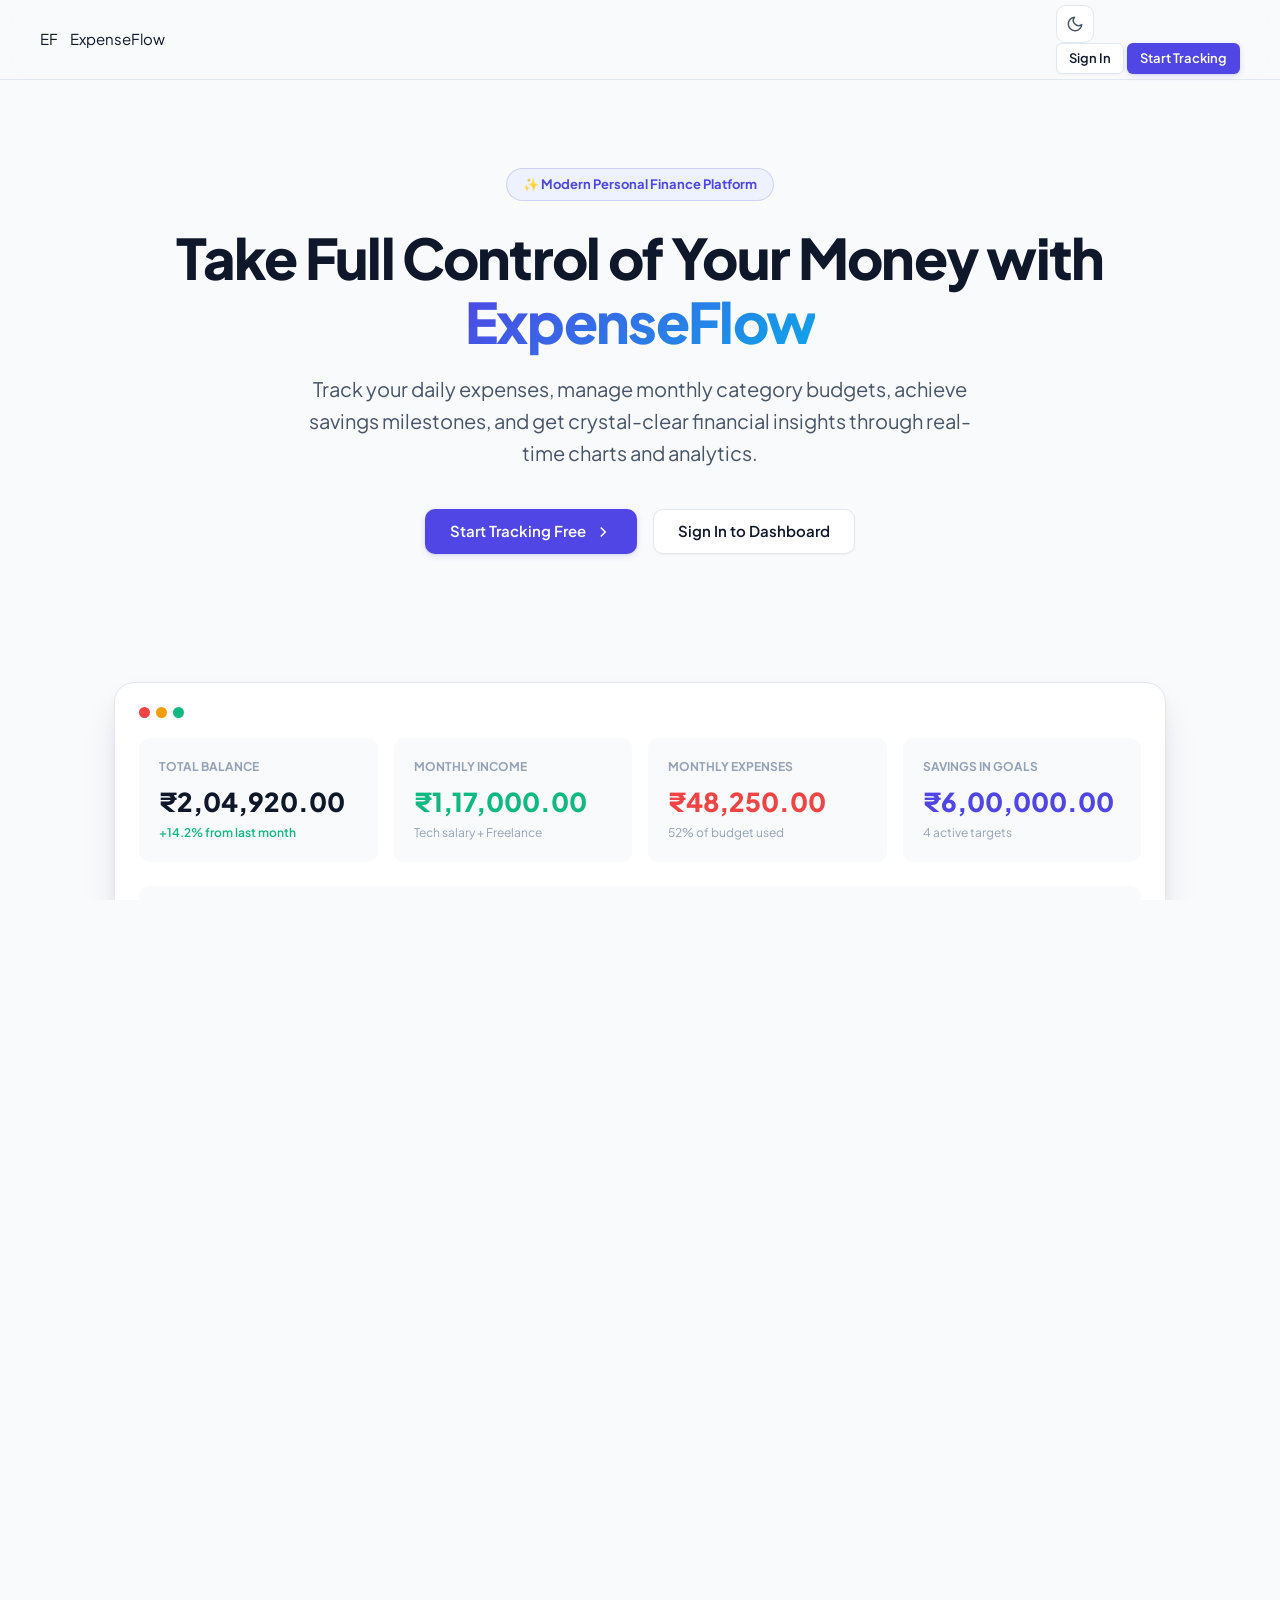
<file: frontend/index.html>
<!DOCTYPE html>
<html lang="en">
<head>
  <meta charset="UTF-8">
  <meta name="viewport" content="width=device-width, initial-scale=1.0">
  <title>ExpenseFlow — Smart Personal Finance & Expense Tracker</title>
  <meta name="description" content="Master your money with ExpenseFlow. Track expenses, monitor monthly budgets, achieve savings goals, and visualize deep financial analytics.">
  <link rel="manifest" href="/manifest.webmanifest">
  <meta name="theme-color" content="#2563eb">
  <meta name="apple-mobile-web-app-capable" content="yes">
  <meta name="apple-mobile-web-app-status-bar-style" content="black-translucent">
  <link rel="icon" type="image/png" href="/icons/favicon.png">
  <link rel="apple-touch-icon" href="/icons/apple-touch-icon.png">
  <link rel="stylesheet" href="css/style.css?v=1.0.5">
  <link rel="stylesheet" href="css/responsive.css?v=1.0.5">
  <style>
    /* Landing Page Specific Styling */
    .landing-header {
      height: 80px;
      padding: 0 2.5rem;
      display: flex;
      align-items: center;
      justify-content: space-between;
      position: sticky;
      top: 0;
      background-color: rgba(248, 250, 252, 0.85);
      backdrop-filter: blur(12px);
      z-index: 100;
      border-bottom: 1px solid var(--border-color);
    }
    [data-theme="dark"] .landing-header {
      background-color: rgba(11, 15, 25, 0.85);
    }

    .hero-section {
      padding: 5.5rem 1.5rem 4rem;
      text-align: center;
      max-width: 1000px;
      margin: 0 auto;
      position: relative;
    }

    .hero-badge {
      display: inline-flex;
      align-items: center;
      gap: 0.5rem;
      padding: 0.35rem 1rem;
      border-radius: var(--radius-full);
      background-color: var(--primary-light);
      color: var(--primary);
      font-weight: 700;
      font-size: 0.8125rem;
      margin-bottom: 1.5rem;
      border: 1px solid rgba(79, 70, 229, 0.2);
    }

    .hero-title {
      font-size: 3.5rem;
      font-weight: 800;
      line-height: 1.15;
      letter-spacing: -0.03em;
      color: var(--text-main);
      margin-bottom: 1.25rem;
    }

    .hero-title span {
      background: linear-gradient(135deg, var(--primary), var(--secondary));
      -webkit-background-clip: text;
      -webkit-text-fill-color: transparent;
    }

    .hero-description {
      font-size: 1.25rem;
      color: var(--text-secondary);
      max-width: 680px;
      margin: 0 auto 2.5rem;
      line-height: 1.6;
    }

    .hero-cta-group {
      display: flex;
      align-items: center;
      justify-content: center;
      gap: 1rem;
      margin-bottom: 4rem;
    }

    /* Dashboard Mock Preview */
    .preview-container {
      max-width: 1100px;
      margin: 0 auto 6rem;
      padding: 0 1.5rem;
    }

    .preview-card {
      background-color: var(--bg-surface);
      border: 1px solid var(--border-color);
      border-radius: var(--radius-xl);
      padding: 1.5rem;
      box-shadow: var(--shadow-xl);
      overflow: hidden;
      position: relative;
    }

    .preview-browser-dots {
      display: flex;
      gap: 6px;
      margin-bottom: 1.25rem;
    }
    .preview-dot {
      width: 11px;
      height: 11px;
      border-radius: 50%;
      background-color: var(--border-color);
    }
    .preview-dot:nth-child(1) { background-color: #EF4444; }
    .preview-dot:nth-child(2) { background-color: #F59E0B; }
    .preview-dot:nth-child(3) { background-color: #10B981; }

    /* Features Section */
    .features-section {
      padding: 5rem 1.5rem;
      background-color: var(--bg-surface);
      border-top: 1px solid var(--border-color);
      border-bottom: 1px solid var(--border-color);
    }

    .section-header {
      text-align: center;
      max-width: 640px;
      margin: 0 auto 3.5rem;
    }
    .section-title {
      font-size: 2.25rem;
      font-weight: 800;
      letter-spacing: -0.02em;
      margin-bottom: 0.75rem;
      color: var(--text-main);
    }
    .section-subtitle {
      font-size: 1.0625rem;
      color: var(--text-muted);
    }

    .features-grid {
      max-width: 1200px;
      margin: 0 auto;
      display: grid;
      grid-template-columns: repeat(auto-fit, minmax(min(100%, 280px), 1fr));
      gap: 2rem;
    }

    .feature-card {
      padding: 2rem;
      border-radius: var(--radius-lg);
      background-color: var(--bg-app);
      border: 1px solid var(--border-color);
      transition: all var(--transition-base);
    }
    .feature-card:hover {
      transform: translateY(-4px);
      box-shadow: var(--shadow-md);
      border-color: var(--primary);
    }

    .feature-icon-wrapper {
      width: 52px;
      height: 52px;
      border-radius: var(--radius-md);
      background-color: var(--primary-light);
      color: var(--primary);
      display: flex;
      align-items: center;
      justify-content: center;
      margin-bottom: 1.25rem;
    }

    .feature-title {
      font-size: 1.25rem;
      font-weight: 700;
      color: var(--text-main);
      margin-bottom: 0.5rem;
    }

    .feature-text {
      font-size: 0.9375rem;
      color: var(--text-secondary);
      line-height: 1.6;
    }

    /* Security Section */
    .security-banner {
      max-width: 1100px;
      margin: 5rem auto;
      padding: 3rem 2rem;
      background: linear-gradient(135deg, rgba(79, 70, 229, 0.08), rgba(14, 165, 233, 0.08));
      border: 1px solid var(--border-color);
      border-radius: var(--radius-xl);
      display: flex;
      flex-wrap: wrap;
      align-items: center;
      justify-content: space-between;
      gap: 2rem;
    }

    .footer {
      padding: 3rem 1.5rem;
      text-align: center;
      border-top: 1px solid var(--border-color);
      color: var(--text-muted);
      font-size: 0.875rem;
    }

    html, body {
      overflow-x: hidden;
      max-width: 100vw;
    }

    @media (max-width: 768px) {
      .hero-section { padding: 3rem 1rem 2.5rem; overflow-x: hidden; }
      .hero-title { font-size: 1.875rem; line-height: 1.22; word-break: break-word; }
      .hero-description { font-size: 0.95rem; line-height: 1.5; margin-bottom: 2rem; }
      .hero-cta-group { flex-direction: column; width: 100%; gap: 0.75rem; }
      .hero-cta-group .btn { width: 100%; }
      .landing-header { padding: 0 0.875rem; height: 58px; }
      .landing-header .btn-primary { display: none; }
      .landing-header .btn-secondary { display: inline-flex !important; padding: 0.35rem 0.75rem; font-size: 0.8125rem; }
      .landing-header-actions { gap: 0.5rem; }
      .preview-container { padding: 0 0.75rem; margin-bottom: 3.5rem; }
      .preview-card { padding: 1rem; }
      .preview-card > div[style*="display: grid"] {
        grid-template-columns: 1fr !important;
        gap: 0.75rem !important;
      }
      .features-section { padding: 3rem 1rem; }
      .section-title { font-size: 1.625rem; }
      .features-grid { grid-template-columns: 1fr !important; gap: 1.25rem; }
      .security-banner { padding: 2rem 1.25rem; flex-direction: column; text-align: center; gap: 1.5rem; }
      .security-banner .btn { width: 100%; }
    }
  </style>
</head>
<body>

  <!-- Navigation Header -->
  <header class="landing-header">
    <div style="display: flex; align-items: center; gap: 0.75rem;">
      <div class="brand-logo">EF</div>
      <div class="brand-name">Expense<span>Flow</span></div>
    </div>

    <div class="landing-header-actions">
      <button class="theme-toggle-btn" onclick="toggleTheme()" aria-label="Toggle theme">
        <svg width="20" height="20" viewBox="0 0 24 24" fill="none" stroke="currentColor" stroke-width="2"><circle cx="12" cy="12" r="5"></circle></svg>
      </button>
      <a href="pages/login.html" class="btn btn-secondary btn-sm">Sign In</a>
      <a href="pages/register.html" class="btn btn-primary btn-sm">Start Tracking</a>
    </div>
  </header>

  <!-- Hero Section -->
  <main>
    <section class="hero-section">
      <div class="hero-badge">
        <span>✨ Modern Personal Finance Platform</span>
      </div>

      <h1 class="hero-title">
        Take Full Control of Your Money with <span>ExpenseFlow</span>
      </h1>

      <p class="hero-description">
        Track your daily expenses, manage monthly category budgets, achieve savings milestones,
        and get crystal-clear financial insights through real-time charts and analytics.
      </p>

      <div class="hero-cta-group">
        <a href="pages/register.html" class="btn btn-primary btn-lg">
          <span>Start Tracking Free</span>
          <svg width="18" height="18" viewBox="0 0 24 24" fill="none" stroke="currentColor" stroke-width="2"><polyline points="9 18 15 12 9 6"></polyline></svg>
        </a>
        <a href="pages/login.html" class="btn btn-secondary btn-lg">
          <span>Sign In to Dashboard</span>
        </a>
      </div>
    </section>

    <!-- Interactive Mock Dashboard Preview -->
    <div class="preview-container">
      <div class="preview-card">
        <div class="preview-browser-dots">
          <div class="preview-dot"></div>
          <div class="preview-dot"></div>
          <div class="preview-dot"></div>
        </div>

        <div style="display: grid; grid-template-columns: repeat(auto-fit, minmax(200px, 1fr)); gap: 1rem; margin-bottom: 1.5rem;">
          <div style="padding: 1.25rem; background-color: var(--bg-hover); border-radius: var(--radius-md);">
            <div style="font-size: 0.75rem; color: var(--text-muted); font-weight: 700; text-transform: uppercase;">Total Balance</div>
            <div style="font-size: 1.625rem; font-weight: 800; color: var(--text-main); margin-top: 0.35rem;">₹2,04,920.00</div>
            <div style="font-size: 0.75rem; color: var(--success); font-weight: 600; margin-top: 0.2rem;">+14.2% from last month</div>
          </div>
          <div style="padding: 1.25rem; background-color: var(--bg-hover); border-radius: var(--radius-md);">
            <div style="font-size: 0.75rem; color: var(--text-muted); font-weight: 700; text-transform: uppercase;">Monthly Income</div>
            <div style="font-size: 1.625rem; font-weight: 800; color: var(--success); margin-top: 0.35rem;">₹1,17,000.00</div>
            <div style="font-size: 0.75rem; color: var(--text-muted); margin-top: 0.2rem;">Tech salary + Freelance</div>
          </div>
          <div style="padding: 1.25rem; background-color: var(--bg-hover); border-radius: var(--radius-md);">
            <div style="font-size: 0.75rem; color: var(--text-muted); font-weight: 700; text-transform: uppercase;">Monthly Expenses</div>
            <div style="font-size: 1.625rem; font-weight: 800; color: var(--danger); margin-top: 0.35rem;">₹48,250.00</div>
            <div style="font-size: 0.75rem; color: var(--text-muted); margin-top: 0.2rem;">52% of budget used</div>
          </div>
          <div style="padding: 1.25rem; background-color: var(--bg-hover); border-radius: var(--radius-md);">
            <div style="font-size: 0.75rem; color: var(--text-muted); font-weight: 700; text-transform: uppercase;">Savings in Goals</div>
            <div style="font-size: 1.625rem; font-weight: 800; color: var(--primary); margin-top: 0.35rem;">₹6,00,000.00</div>
            <div style="font-size: 0.75rem; color: var(--text-muted); margin-top: 0.2rem;">4 active targets</div>
          </div>
        </div>

        <div style="padding: 1.5rem; background-color: var(--bg-hover); border-radius: var(--radius-md); text-align: center; color: var(--text-muted); font-size: 0.875rem;">
          🚀 Live interactive dashboard loaded with Chart.js, multi-category budgeting, and real-time MySQL synchronization.
        </div>
      </div>
    </div>

    <!-- Core Features Section -->
    <section class="features-section">
      <div class="section-header">
        <h2 class="section-title">Built for Modern Financial Intelligence</h2>
        <p class="section-subtitle">Everything you need to track spending, optimize budgets, and hit savings goals with confidence.</p>
      </div>

      <div class="features-grid">
        <div class="feature-card">
          <div class="feature-icon-wrapper">
            <svg width="24" height="24" viewBox="0 0 24 24" fill="none" stroke="currentColor" stroke-width="2"><line x1="12" y1="1" x2="12" y2="23"></line><path d="M17 5H9.5a3.5 3.5 0 0 0 0 7h5a3.5 3.5 0 0 1 0 7H6"></path></svg>
          </div>
          <h3 class="feature-title">Effortless Transaction Tracking</h3>
          <p class="feature-text">Add expenses and income in seconds. Instant search, multi-field filters, and category tagging keep your financial log meticulously organized.</p>
        </div>

        <div class="feature-card">
          <div class="feature-icon-wrapper">
            <svg width="24" height="24" viewBox="0 0 24 24" fill="none" stroke="currentColor" stroke-width="2"><rect x="2" y="4" width="20" height="16" rx="2"></rect><line x1="2" y1="10" x2="22" y2="10"></line></svg>
          </div>
          <h3 class="feature-title">Smart Monthly Budgets</h3>
          <p class="feature-text">Set realistic category-specific monthly spending limits. Visual progress bars notify you before you overspend so you stay on track.</p>
        </div>

        <div class="feature-card">
          <div class="feature-icon-wrapper">
            <svg width="24" height="24" viewBox="0 0 24 24" fill="none" stroke="currentColor" stroke-width="2"><circle cx="12" cy="12" r="10"></circle><circle cx="12" cy="12" r="6"></circle><circle cx="12" cy="12" r="2"></circle></svg>
          </div>
          <h3 class="feature-title">Target Savings Goals</h3>
          <p class="feature-text">From emergency cushions to dream vacations, track your savings targets, add and withdraw funds, and celebrate every milestone reached.</p>
        </div>

        <div class="feature-card">
          <div class="feature-icon-wrapper">
            <svg width="24" height="24" viewBox="0 0 24 24" fill="none" stroke="currentColor" stroke-width="2"><line x1="18" y1="20" x2="18" y2="10"></line><line x1="12" y1="20" x2="12" y2="4"></line><line x1="6" y1="20" x2="6" y2="14"></line></svg>
          </div>
          <h3 class="feature-title">Visual Reports & Analytics</h3>
          <p class="feature-text">Dynamic Chart.js breakdowns showing income vs. expense trends, category distribution doughnuts, and period comparisons.</p>
        </div>

        <div class="feature-card">
          <div class="feature-icon-wrapper">
            <svg width="24" height="24" viewBox="0 0 24 24" fill="none" stroke="currentColor" stroke-width="2"><path d="M12 22s8-4 8-10V5l-8-3-8 3v7c0 6 8 10 8 10z"></path></svg>
          </div>
          <h3 class="feature-title">Strict Multi-Tenant Security</h3>
          <p class="feature-text">Industry-standard bcrypt password hashing, cryptographically signed JWT tokens, and isolated database record access.</p>
        </div>

        <div class="feature-card">
          <div class="feature-icon-wrapper">
            <svg width="24" height="24" viewBox="0 0 24 24" fill="none" stroke="currentColor" stroke-width="2"><circle cx="12" cy="12" r="5"></circle><line x1="12" y1="1" x2="12" y2="3"></line><line x1="12" y1="21" x2="12" y2="23"></line></svg>
          </div>
          <h3 class="feature-title">Fluid Dark & Light Modes</h3>
          <p class="feature-text">A tailored design system crafted for day and night usability with instant seamless theme switching stored locally.</p>
        </div>
      </div>
    </section>

    <!-- Security & Architecture Highlight -->
    <div class="security-banner">
      <div>
        <h3 style="font-size: 1.5rem; font-weight: 800; color: var(--text-main); margin-bottom: 0.5rem;">Engineered for Performance & Security</h3>
        <p style="color: var(--text-secondary); max-width: 580px;">Built on FastAPI, SQLAlchemy ORM, and MySQL 8+ with full relational constraints, indexed foreign keys, and zero external trackers.</p>
      </div>
      <a href="pages/register.html" class="btn btn-primary btn-lg">Create Free Account</a>
    </div>
  </main>

  <!-- Footer -->
  <footer class="footer">
    <div style="display: flex; align-items: center; justify-content: center; gap: 0.5rem; margin-bottom: 0.75rem;">
      <div class="brand-logo" style="width: 28px; height: 28px; font-size: 0.875rem;">EF</div>
      <strong style="color: var(--text-main);">ExpenseFlow</strong>
    </div>
    <p>© 2026 ExpenseFlow. Designed for modern personal finance management.</p>
  </footer>

  <script src="js/utils.js"></script>
  <script>
    if ('serviceWorker' in navigator) {
      window.addEventListener('load', () => {
        navigator.serviceWorker.register('/sw.js').catch(err => console.log('SW Note:', err));
      });
    }
  </script>
</body>
</html>
</file>
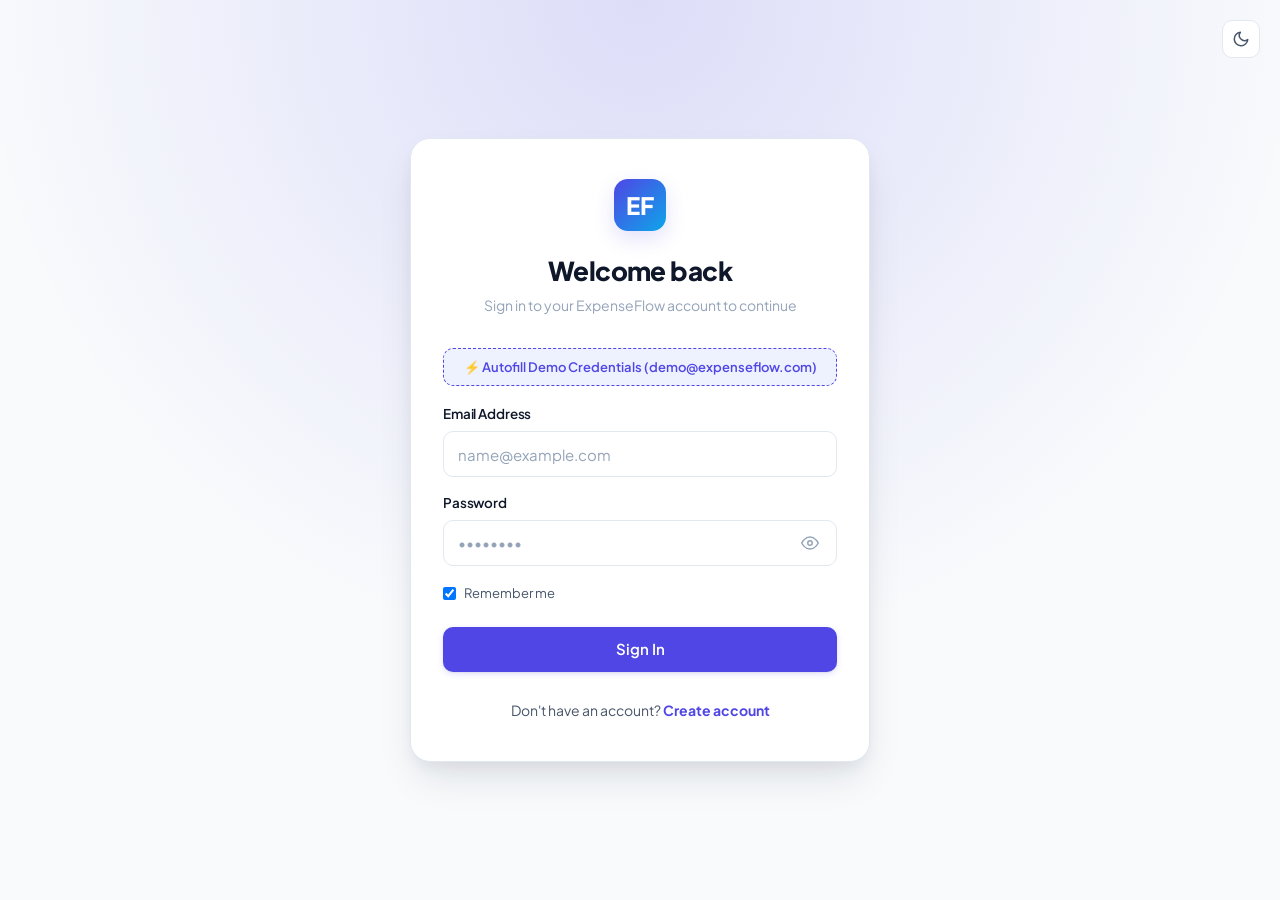
<file: frontend/pages/login.html>
<!DOCTYPE html>
<html lang="en">
<head>
  <meta charset="UTF-8">
  <meta name="viewport" content="width=device-width, initial-scale=1.0">
  <title>Sign In — ExpenseFlow</title>
  <link rel="manifest" href="/manifest.webmanifest">
  <meta name="theme-color" content="#2563eb">
  <meta name="apple-mobile-web-app-capable" content="yes">
  <meta name="apple-mobile-web-app-status-bar-style" content="black-translucent">
  <link rel="icon" type="image/png" href="/icons/favicon.png">
  <link rel="apple-touch-icon" href="/icons/apple-touch-icon.png">
  <link rel="stylesheet" href="../css/style.css?v=1.0.5">
  <link rel="stylesheet" href="../css/auth.css?v=1.0.5">
  <link rel="stylesheet" href="../css/responsive.css?v=1.0.5">
</head>
<body class="auth-page">

  <div style="position: absolute; top: 1.25rem; right: 1.25rem;">
    <button class="theme-toggle-btn" onclick="toggleTheme()" aria-label="Toggle theme" title="Toggle Theme">
      <svg width="18" height="18" viewBox="0 0 24 24" fill="none" stroke="currentColor" stroke-width="2"><path d="M21 12.79A9 9 0 1 1 11.21 3 7 7 0 0 0 21 12.79z"></path></svg>
    </button>
  </div>

  <div class="auth-card">
    <div class="auth-header">
      <a href="../index.html" class="auth-logo" title="Back to home">EF</a>
      <h1 class="auth-title">Welcome back</h1>
      <p class="auth-subtitle">Sign in to your ExpenseFlow account to continue</p>
    </div>

    <!-- Quick Demo Account Fill -->
    <button type="button" class="demo-badge-btn" id="demo-fill-btn">
      <span>⚡ Autofill Demo Credentials (demo@expenseflow.com)</span>
    </button>

    <form id="login-form">
      <div class="form-group">
        <label for="email" class="form-label">Email Address</label>
        <input
          type="email"
          id="email"
          name="email"
          class="form-input"
          placeholder="name@example.com"
          required
          autocomplete="email"
        >
      </div>

      <div class="form-group">
        <div style="display: flex; justify-content: space-between; align-items: center;">
          <label for="password" class="form-label">Password</label>
        </div>
        <div class="password-input-wrapper">
          <input
            type="password"
            id="password"
            name="password"
            class="form-input"
            placeholder="••••••••"
            required
            autocomplete="current-password"
          >
          <button type="button" class="password-toggle-btn" id="toggle-pwd-btn" aria-label="Toggle password visibility">
            <svg width="18" height="18" viewBox="0 0 24 24" fill="none" stroke="currentColor" stroke-width="2"><path d="M1 12s4-8 11-8 11 8 11 8-4 8-11 8-11-8-11-8z"></path><circle cx="12" cy="12" r="3"></circle></svg>
          </button>
        </div>
      </div>

      <div style="display: flex; justify-content: space-between; align-items: center; margin-bottom: 1.5rem; font-size: 0.8125rem;">
        <label style="display: flex; align-items: center; gap: 0.5rem; color: var(--text-secondary); cursor: pointer;">
          <input type="checkbox" id="remember-me" checked>
          <span>Remember me</span>
        </label>
      </div>

      <button type="submit" class="btn btn-primary btn-lg" id="submit-btn" style="width: 100%;">
        <span>Sign In</span>
      </button>
    </form>

    <div class="auth-footer">
      Don't have an account? <a href="register.html" style="font-weight: 700;">Create account</a>
    </div>
  </div>

  <script src="../js/utils.js"></script>
  <script src="../js/toast.js"></script>
  <script src="../js/api.js"></script>
  <script src="../js/auth.js"></script>
  <script>
    document.addEventListener('DOMContentLoaded', () => {
      // Redirect if already logged in
      Auth.redirectIfAuthenticated();

      // Check for session expired query param
      const urlParams = new URLSearchParams(window.location.search);
      if (urlParams.get('session_expired')) {
        showToast('Your session has expired. Please sign in again.', 'warning', 'Session Expired');
      }

      // Demo fill button
      const demoBtn = document.getElementById('demo-fill-btn');
      demoBtn.addEventListener('click', () => {
        document.getElementById('email').value = 'demo@expenseflow.com';
        document.getElementById('password').value = 'Password123!';
        showToast('Demo credentials populated!', 'info');
      });

      // Password visibility toggle
      const togglePwdBtn = document.getElementById('toggle-pwd-btn');
      const pwdInput = document.getElementById('password');
      togglePwdBtn.addEventListener('click', () => {
        const type = pwdInput.getAttribute('type') === 'password' ? 'text' : 'password';
        pwdInput.setAttribute('type', type);
      });

      // Form submission
      const form = document.getElementById('login-form');
      const submitBtn = document.getElementById('submit-btn');

      form.addEventListener('submit', async (e) => {
        e.preventDefault();
        submitBtn.disabled = true;
        submitBtn.innerHTML = '<span>Signing in...</span>';

        const email = document.getElementById('email').value.trim();
        const password = document.getElementById('password').value;

        try {
          const data = await ApiClient.post('/auth/login', { email, password });
          Auth.setSession(data.access_token, data.user);
          showToast(`Welcome back, ${data.user.full_name}!`, 'success');

          setTimeout(() => {
            window.location.href = 'dashboard.html';
          }, 800);
        } catch (err) {
          showToast(err.message, 'error', 'Sign In Failed');
          submitBtn.disabled = false;
          submitBtn.innerHTML = '<span>Sign In</span>';
        }
      });
    });
  </script>
</body>
</html>
</file>
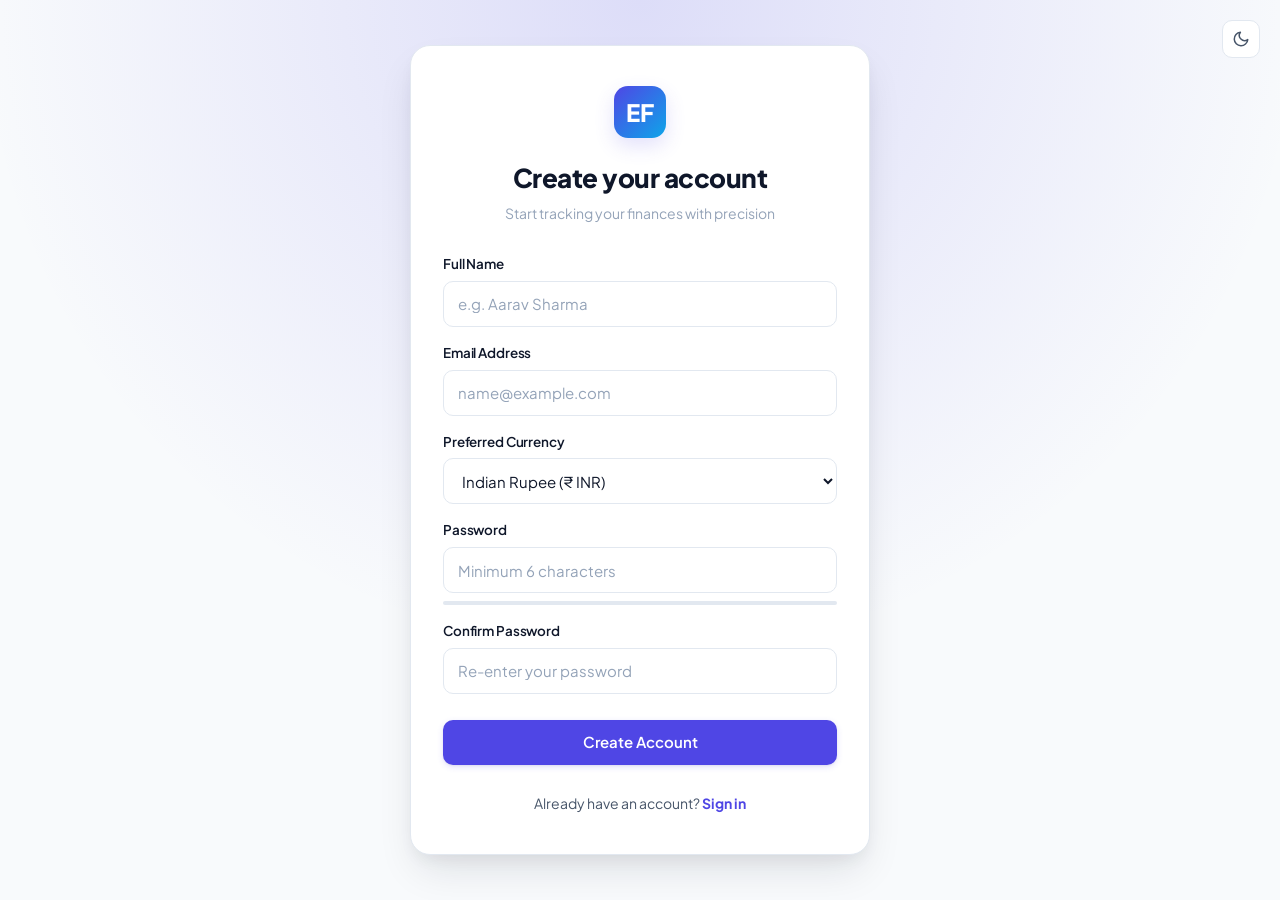
<file: frontend/pages/register.html>
<!DOCTYPE html>
<html lang="en">
<head>
  <meta charset="UTF-8">
  <meta name="viewport" content="width=device-width, initial-scale=1.0">
  <title>Create Account — ExpenseFlow</title>
  <link rel="manifest" href="/manifest.webmanifest">
  <meta name="theme-color" content="#2563eb">
  <meta name="apple-mobile-web-app-capable" content="yes">
  <meta name="apple-mobile-web-app-status-bar-style" content="black-translucent">
  <link rel="icon" type="image/png" href="/icons/favicon.png">
  <link rel="apple-touch-icon" href="/icons/apple-touch-icon.png">
  <link rel="stylesheet" href="../css/style.css?v=1.0.5">
  <link rel="stylesheet" href="../css/auth.css?v=1.0.5">
  <link rel="stylesheet" href="../css/responsive.css?v=1.0.5">
</head>
<body class="auth-page">

  <div style="position: absolute; top: 1.25rem; right: 1.25rem;">
    <button class="theme-toggle-btn" onclick="toggleTheme()" aria-label="Toggle theme" title="Toggle Theme">
      <svg width="18" height="18" viewBox="0 0 24 24" fill="none" stroke="currentColor" stroke-width="2"><path d="M21 12.79A9 9 0 1 1 11.21 3 7 7 0 0 0 21 12.79z"></path></svg>
    </button>
  </div>

  <div class="auth-card">
    <div class="auth-header">
      <a href="../index.html" class="auth-logo" title="Back to home">EF</a>
      <h1 class="auth-title">Create your account</h1>
      <p class="auth-subtitle">Start tracking your finances with precision</p>
    </div>

    <form id="register-form">
      <div class="form-group">
        <label for="full_name" class="form-label">Full Name</label>
        <input
          type="text"
          id="full_name"
          name="full_name"
          class="form-input"
          placeholder="e.g. Aarav Sharma"
          required
          minlength="2"
        >
      </div>

      <div class="form-group">
        <label for="email" class="form-label">Email Address</label>
        <input
          type="email"
          id="email"
          name="email"
          class="form-input"
          placeholder="name@example.com"
          required
          autocomplete="email"
        >
      </div>

      <div class="form-group">
        <label for="currency" class="form-label">Preferred Currency</label>
        <select id="currency" name="currency" class="form-select">
          <option value="INR" selected>Indian Rupee (₹ INR)</option>
          <option value="USD">US Dollar ($ USD)</option>
          <option value="EUR">Euro (€ EUR)</option>
          <option value="GBP">British Pound (£ GBP)</option>
          <option value="CAD">Canadian Dollar (C$ CAD)</option>
          <option value="AUD">Australian Dollar (A$ AUD)</option>
          <option value="JPY">Japanese Yen (¥ JPY)</option>
        </select>
      </div>

      <div class="form-group">
        <label for="password" class="form-label">Password</label>
        <div class="password-input-wrapper">
          <input
            type="password"
            id="password"
            name="password"
            class="form-input"
            placeholder="Minimum 6 characters"
            required
            minlength="6"
            autocomplete="new-password"
          >
        </div>
        <div class="password-strength-bar">
          <div class="password-strength-fill" id="strength-fill"></div>
        </div>
      </div>

      <div class="form-group">
        <label for="confirm_password" class="form-label">Confirm Password</label>
        <input
          type="password"
          id="confirm_password"
          name="confirm_password"
          class="form-input"
          placeholder="Re-enter your password"
          required
          minlength="6"
          autocomplete="new-password"
        >
        <div class="form-error" id="match-error" style="display: none;">Passwords do not match.</div>
      </div>

      <button type="submit" class="btn btn-primary btn-lg" id="submit-btn" style="width: 100%; margin-top: 0.5rem;">
        <span>Create Account</span>
      </button>
    </form>

    <div class="auth-footer">
      Already have an account? <a href="login.html" style="font-weight: 700;">Sign in</a>
    </div>
  </div>

  <script src="../js/utils.js"></script>
  <script src="../js/toast.js"></script>
  <script src="../js/api.js"></script>
  <script src="../js/auth.js"></script>
  <script>
    document.addEventListener('DOMContentLoaded', () => {
      Auth.redirectIfAuthenticated();

      const pwdInput = document.getElementById('password');
      const confirmInput = document.getElementById('confirm_password');
      const strengthFill = document.getElementById('strength-fill');
      const matchError = document.getElementById('match-error');
      const form = document.getElementById('register-form');
      const submitBtn = document.getElementById('submit-btn');

      // Password strength listener
      pwdInput.addEventListener('input', () => {
        const val = pwdInput.value;
        strengthFill.className = 'password-strength-fill';
        if (val.length === 0) {
          strengthFill.style.width = '0%';
        } else if (val.length < 6) {
          strengthFill.classList.add('weak');
        } else if (val.length < 10 || !/[0-9]/.test(val)) {
          strengthFill.classList.add('medium');
        } else {
          strengthFill.classList.add('strong');
        }
      });

      // Confirm password listener
      confirmInput.addEventListener('input', () => {
        if (confirmInput.value && pwdInput.value !== confirmInput.value) {
          matchError.style.display = 'block';
        } else {
          matchError.style.display = 'none';
        }
      });

      // Form submission
      form.addEventListener('submit', async (e) => {
        e.preventDefault();

        const full_name = document.getElementById('full_name').value.trim();
        const email = document.getElementById('email').value.trim();
        const currency = document.getElementById('currency').value;
        const password = pwdInput.value;
        const confirm_password = confirmInput.value;

        if (password !== confirm_password) {
          matchError.style.display = 'block';
          showToast('Passwords do not match.', 'error');
          return;
        }

        submitBtn.disabled = true;
        submitBtn.innerHTML = '<span>Creating Account...</span>';

        try {
          const data = await ApiClient.post('/auth/register', {
            full_name,
            email,
            password,
            confirm_password,
            currency
          });

          Auth.setSession(data.access_token, data.user);
          showToast('Account created successfully! Default categories initialized.', 'success');

          setTimeout(() => {
            window.location.href = 'dashboard.html';
          }, 1000);
        } catch (err) {
          showToast(err.message, 'error', 'Registration Failed');
          submitBtn.disabled = false;
          submitBtn.innerHTML = '<span>Create Account</span>';
        }
      });
    });
  </script>
</body>
</html>
</file>
<file: frontend/css/style.css>
/* ==========================================================
   ExpenseFlow Design System — Modern Fintech SaaS
   ========================================================== */

@import url('https://fonts.googleapis.com/css2?family=Plus+Jakarta+Sans:ital,wght@0,400;0,500;0,600;0,700;0,800;1,500&family=JetBrains+Mono:wght@400;500;600&display=swap');

:root {
  color-scheme: light;

  /* Primary & Accent Palettes - Light Mode */
  --primary: #4F46E5;
  --primary-hover: #4338CA;
  --primary-active: #3730A3;
  --primary-light: #EEF2FF;
  --primary-glow: rgba(79, 70, 229, 0.16);

  --secondary: #0EA5E9;
  --secondary-hover: #0284C7;
  --secondary-light: #F0F9FF;

  --accent: #8B5CF6;
  --accent-light: #F5F3FF;

  /* Semantic Status Colors */
  --success: #10B981;
  --success-hover: #059669;
  --success-light: #ECFDF5;
  --success-border: rgba(16, 185, 129, 0.25);
  --success-text: #065F46;

  --warning: #F59E0B;
  --warning-hover: #D97706;
  --warning-light: #FFFBEB;
  --warning-border: rgba(245, 158, 11, 0.25);
  --warning-text: #92400E;

  --danger: #EF4444;
  --danger-hover: #DC2626;
  --danger-light: #FEF2F2;
  --danger-border: rgba(239, 68, 68, 0.25);
  --danger-text: #991B1B;

  /* Neutrals & Surfaces - Light Mode */
  --bg-app: #F8FAFC;
  --bg-surface: #FFFFFF;
  --bg-surface-elevated: #FFFFFF;
  --bg-subtle: #F1F5F9;
  --bg-input: #FFFFFF;
  --bg-hover: #F8FAFC;
  --bg-active: #E2E8F0;

  --text-main: #0F172A;
  --text-secondary: #475569;
  --text-muted: #94A3B8;

  --border-color: #E2E8F0;
  --border-subtle: #F1F5F9;
  --border-focus: #4F46E5;

  /* Multi-Stop Diffuse Shadows */
  --shadow-xs: 0 1px 2px rgba(15, 23, 42, 0.04);
  --shadow-sm: 0 1px 3px rgba(15, 23, 42, 0.06), 0 1px 2px rgba(15, 23, 42, 0.04);
  --shadow-md: 0 4px 14px -2px rgba(15, 23, 42, 0.06), 0 2px 6px -1px rgba(15, 23, 42, 0.04);
  --shadow-lg: 0 12px 24px -4px rgba(15, 23, 42, 0.08), 0 4px 8px -2px rgba(15, 23, 42, 0.04);
  --shadow-xl: 0 20px 40px -8px rgba(15, 23, 42, 0.12), 0 8px 16px -4px rgba(15, 23, 42, 0.06);

  /* Typography Scale */
  --font-family: 'Plus Jakarta Sans', -apple-system, BlinkMacSystemFont, 'Segoe UI', Roboto, sans-serif;
  --font-mono: 'JetBrains Mono', monospace;

  /* Radii */
  --radius-xs: 4px;
  --radius-sm: 6px;
  --radius-md: 10px;
  --radius-lg: 14px;
  --radius-xl: 20px;
  --radius-full: 9999px;

  /* Transitions */
  --transition-fast: 150ms cubic-bezier(0.16, 1, 0.3, 1);
  --transition-base: 220ms cubic-bezier(0.16, 1, 0.3, 1);
  --transition-smooth: 300ms cubic-bezier(0.16, 1, 0.3, 1);

  /* Layout dimensions */
  --sidebar-width: 250px;
  --header-height: 68px;
}

/* ==========================================================
   Dark Mode Theme System
   ========================================================== */
[data-theme="dark"] {
  color-scheme: dark;

  --primary: #6366F1;
  --primary-hover: #4F46E5;
  --primary-active: #4338CA;
  --primary-light: rgba(99, 102, 241, 0.14);
  --primary-glow: rgba(99, 102, 241, 0.28);

  --secondary: #38BDF8;
  --secondary-hover: #0EA5E9;
  --secondary-light: rgba(56, 189, 248, 0.14);

  --accent: #A78BFA;
  --accent-light: rgba(167, 139, 250, 0.14);

  --success: #34D399;
  --success-hover: #10B981;
  --success-light: rgba(52, 211, 153, 0.14);
  --success-border: rgba(52, 211, 153, 0.25);
  --success-text: #6EE7B7;

  --warning: #FBBF24;
  --warning-hover: #F59E0B;
  --warning-light: rgba(251, 191, 36, 0.14);
  --warning-border: rgba(251, 191, 36, 0.25);
  --warning-text: #FDE68A;

  --danger: #F87171;
  --danger-hover: #EF4444;
  --danger-light: rgba(248, 113, 113, 0.14);
  --danger-border: rgba(248, 113, 113, 0.25);
  --danger-text: #FCA5A5;

  /* Surfaces & Backgrounds */
  --bg-app: #0B0F19;
  --bg-surface: #111827;
  --bg-surface-elevated: #172033;
  --bg-subtle: #1A2438;
  --bg-input: #151D2E;
  --bg-hover: #192338;
  --bg-active: #23314D;

  --text-main: #F8FAFC;
  --text-secondary: #CBD5E1;
  --text-muted: #94A3B8;

  --border-color: rgba(255, 255, 255, 0.12);
  --border-subtle: rgba(255, 255, 255, 0.06);
  --border-focus: #6366F1;

  /* Shadows for Dark Mode */
  --shadow-xs: 0 1px 2px rgba(0, 0, 0, 0.3);
  --shadow-sm: 0 2px 4px rgba(0, 0, 0, 0.35);
  --shadow-md: 0 6px 16px -2px rgba(0, 0, 0, 0.45);
  --shadow-lg: 0 14px 28px -4px rgba(0, 0, 0, 0.55);
  --shadow-xl: 0 24px 48px -12px rgba(0, 0, 0, 0.7);
}

/* ==========================================================
   Base Reset & Normalization
   ========================================================== */
*, *::before, *::after {
  box-sizing: border-box;
  margin: 0;
  padding: 0;
}

html, body {
  height: 100%;
}

body {
  font-family: var(--font-family);
  background-color: var(--bg-app);
  color: var(--text-main);
  line-height: 1.5;
  font-size: 0.9375rem;
  -webkit-font-smoothing: antialiased;
  -moz-osx-font-smoothing: grayscale;
  transition: background-color var(--transition-base), color var(--transition-base);
  overflow-x: hidden;
}

/* Tabular Numerals for Financial Data */
.amount-income, .amount-expense, .kpi-value, [data-tabular] {
  font-variant-numeric: tabular-nums;
  letter-spacing: -0.02em;
}

a {
  color: var(--primary);
  text-decoration: none;
  transition: color var(--transition-fast);
}

a:hover {
  color: var(--primary-hover);
}

button, input, select, textarea {
  font-family: inherit;
  font-size: 0.9375rem;
}

/* Focus Visible Accessibility */
:focus-visible {
  outline: 2px solid var(--border-focus);
  outline-offset: 2px;
}

/* ==========================================================
   Button System
   ========================================================== */
.btn {
  display: inline-flex;
  align-items: center;
  justify-content: center;
  gap: 0.5rem;
  padding: 0.5625rem 1.125rem;
  font-weight: 600;
  font-size: 0.875rem;
  border-radius: var(--radius-md);
  border: 1px solid transparent;
  cursor: pointer;
  transition: all var(--transition-fast);
  white-space: nowrap;
  user-select: none;
  line-height: 1.25;
}

.btn:active {
  transform: translateY(0);
}

.btn-primary {
  background: var(--primary);
  color: #FFFFFF;
  box-shadow: 0 1px 2px rgba(0, 0, 0, 0.05), 0 2px 6px var(--primary-glow);
}

.btn-primary:hover {
  background-color: var(--primary-hover);
  transform: translateY(-1px);
  box-shadow: 0 4px 12px var(--primary-glow);
}

.btn-secondary {
  background-color: var(--bg-surface);
  color: var(--text-main);
  border-color: var(--border-color);
  box-shadow: var(--shadow-xs);
}

.btn-secondary:hover {
  background-color: var(--bg-subtle);
  border-color: var(--text-muted);
  transform: translateY(-1px);
}

.btn-outline-primary {
  background-color: transparent;
  color: var(--primary);
  border-color: var(--primary);
}

.btn-outline-primary:hover {
  background-color: var(--primary-light);
  transform: translateY(-1px);
}

.btn-danger {
  background-color: var(--danger);
  color: #FFFFFF;
  box-shadow: 0 2px 6px var(--danger-border);
}

.btn-danger:hover {
  background-color: var(--danger-hover);
  transform: translateY(-1px);
}

.btn-ghost {
  background-color: transparent;
  color: var(--text-secondary);
  border-color: transparent;
}

.btn-ghost:hover {
  background-color: var(--bg-hover);
  color: var(--text-main);
}

.btn-text {
  background: transparent;
  border: none;
  outline: none;
  box-shadow: none;
  color: var(--primary);
  font-size: 0.75rem;
  font-weight: 600;
  cursor: pointer;
  padding: 0.25rem 0.5rem;
  border-radius: var(--radius-sm);
  transition: all var(--transition-fast);
  white-space: nowrap;
  flex-shrink: 0;
  line-height: 1.25;
  font-family: inherit;
  user-select: none;
}

.btn-text:hover {
  background-color: var(--primary-light);
  color: var(--primary);
}

.btn-text:focus,
.btn-text:focus-visible {
  outline: none;
  box-shadow: 0 0 0 2px var(--primary-light);
}

.btn-sm {
  padding: 0.375rem 0.75rem;
  font-size: 0.8125rem;
  border-radius: var(--radius-sm);
}

.btn-lg {
  padding: 0.75rem 1.5rem;
  font-size: 0.9375rem;
  border-radius: var(--radius-md);
}

.btn-icon {
  width: 34px;
  height: 34px;
  padding: 0;
  border-radius: var(--radius-sm);
  display: inline-flex;
  align-items: center;
  justify-content: center;
}

.theme-toggle-btn {
  width: 38px;
  height: 38px;
  border-radius: var(--radius-md);
  border: 1px solid var(--border-color);
  background-color: var(--bg-surface);
  color: var(--text-secondary);
  display: flex;
  align-items: center;
  justify-content: center;
  cursor: pointer;
  transition: all var(--transition-fast);
  padding: 0;
}

.theme-toggle-btn:hover {
  background-color: var(--bg-hover);
  color: var(--text-main);
  border-color: var(--border-hover);
  transform: translateY(-1px);
}

.theme-toggle-btn svg {
  width: 18px;
  height: 18px;
}

/* ==========================================================
   Card Component System
   ========================================================== */
.card {
  background-color: var(--bg-surface);
  border: 1px solid var(--border-color);
  border-radius: var(--radius-lg);
  padding: 1.5rem;
  box-shadow: var(--shadow-sm);
  transition: box-shadow var(--transition-base), border-color var(--transition-base), transform var(--transition-base);
  min-width: 0;
  max-width: 100%;
  box-sizing: border-box;
}

.card:hover {
  box-shadow: var(--shadow-md);
}

.card-header {
  display: flex;
  align-items: center;
  justify-content: space-between;
  margin-bottom: 1.25rem;
}

.card-title {
  font-size: 1.0625rem;
  font-weight: 700;
  color: var(--text-main);
  letter-spacing: -0.01em;
}

.card-subtitle {
  font-size: 0.8125rem;
  color: var(--text-muted);
  margin-top: 0.2rem;
}

/* ==========================================================
   Form Controls
   ========================================================== */
.form-group {
  display: flex;
  flex-direction: column;
  margin-bottom: 1.125rem; /* ~18px spacing */
}

.form-group:last-child {
  margin-bottom: 0;
}

.form-row {
  display: flex;
  gap: 1rem; /* 16px horizontal gap */
  margin-bottom: 1.125rem;
}

.form-row .form-group {
  flex: 1;
  min-width: 0;
  margin-bottom: 0;
}

@media (max-width: 640px) {
  .form-row {
    flex-direction: column;
    gap: 1rem;
    margin-bottom: 1rem;
  }
}

.form-label {
  display: inline-block;
  font-size: 0.84rem;
  font-weight: 600;
  color: var(--text-main);
  letter-spacing: -0.01em;
  margin-bottom: 8px; /* 7-9px label margin */
  line-height: 1.25;
}

.form-input, .form-select, .form-textarea {
  width: 100%;
  min-height: 46px;
  height: 46px;
  padding: 0 0.875rem;
  background-color: var(--bg-input);
  border: 1px solid var(--border-color);
  border-radius: 10px; /* 10-12px modern rounded border */
  color: var(--text-main);
  font-family: inherit;
  font-size: 0.9375rem;
  transition: border-color var(--transition-fast), box-shadow var(--transition-fast), background-color var(--transition-fast);
  line-height: 1.4;
  box-sizing: border-box;
}

.form-textarea {
  min-height: 80px;
  height: auto;
  padding: 0.75rem 0.875rem;
}

select option {
  background-color: var(--bg-surface);
  color: var(--text-main);
}

@media (max-width: 768px) {
  .form-input, .form-select, .form-textarea {
    font-size: 16px; /* Prevents unwanted auto-zoom in iOS Safari */
    min-height: 46px;
  }
}

.form-input:focus, .form-select:focus, .form-textarea:focus {
  outline: none;
  border-color: var(--primary);
  box-shadow: 0 0 0 3px var(--primary-glow);
}

.form-input::placeholder, .form-textarea::placeholder {
  color: var(--text-muted);
}

.form-group-checkbox {
  justify-content: flex-end;
}

.form-checkbox-label {
  display: inline-flex;
  align-items: center;
  gap: 0.625rem;
  font-size: 0.875rem;
  font-weight: 500;
  color: var(--text-main);
  cursor: pointer;
  user-select: none;
  min-height: 46px;
  margin-bottom: 0;
}

.form-checkbox-label input[type="checkbox"] {
  width: 18px;
  height: 18px;
  min-width: 18px;
  min-height: 18px;
  margin: 0;
  accent-color: var(--primary);
  cursor: pointer;
  border-radius: 4px;
}

.form-error {
  font-size: 0.8125rem;
  color: var(--danger);
  margin-top: 0.35rem;
  font-weight: 500;
}

/* ==========================================================
   Badges & Pills
   ========================================================== */
.badge {
  display: inline-flex;
  align-items: center;
  gap: 0.35rem;
  padding: 0.2rem 0.5625rem;
  font-size: 0.6875rem;
  font-weight: 700;
  border-radius: var(--radius-sm);
  text-transform: uppercase;
  letter-spacing: 0.05em;
  line-height: 1.2;
}

.badge-income {
  background-color: var(--success-light);
  color: var(--success-text);
  border: 1px solid var(--success-border);
}
[data-theme="dark"] .badge-income {
  color: var(--success-text);
}

.badge-expense {
  background-color: var(--danger-light);
  color: var(--danger-text);
  border: 1px solid var(--danger-border);
}
[data-theme="dark"] .badge-expense {
  color: var(--danger-text);
}

.badge-warning {
  background-color: var(--warning-light);
  color: var(--warning-text);
  border: 1px solid var(--warning-border);
}

.badge-primary {
  background-color: var(--primary-light);
  color: var(--primary);
  border: 1px solid rgba(79, 70, 229, 0.2);
}

/* ==========================================================
   Toast System
   ========================================================== */
#toast-container {
  position: fixed;
  top: 1.5rem;
  right: 1.5rem;
  z-index: 99999;
  display: flex;
  flex-direction: column;
  gap: 0.75rem;
  pointer-events: none;
}

.toast {
  pointer-events: auto;
  min-width: 260px;
  max-width: min(420px, calc(100vw - 24px));
  background-color: var(--bg-surface-elevated);
  border: 1px solid var(--border-color);
  border-radius: var(--radius-md);
  padding: 0.875rem 1.125rem;
  box-shadow: var(--shadow-xl);
  display: flex;
  align-items: flex-start;
  gap: 0.75rem;
  animation: slideInRight 0.28s cubic-bezier(0.16, 1, 0.3, 1) forwards;
  transition: all 0.2s ease;
}

.toast.removing {
  opacity: 0;
  transform: translateX(20px);
}

.toast-icon {
  width: 20px;
  height: 20px;
  flex-shrink: 0;
  margin-top: 0.1rem;
}

.toast-success .toast-icon { color: var(--success); }
.toast-error .toast-icon { color: var(--danger); }
.toast-info .toast-icon { color: var(--primary); }
.toast-warning .toast-icon { color: var(--warning); }

.toast-content {
  flex: 1;
}

.toast-title {
  font-size: 0.875rem;
  font-weight: 700;
  color: var(--text-main);
  line-height: 1.2;
}

.toast-message {
  font-size: 0.8125rem;
  color: var(--text-secondary);
  margin-top: 0.2rem;
  line-height: 1.4;
}

.toast-close {
  background: none;
  border: none;
  color: var(--text-muted);
  cursor: pointer;
  padding: 0.2rem;
  line-height: 1;
  font-size: 1.25rem;
}

.toast-close:hover {
  color: var(--text-main);
}

@keyframes slideInRight {
  from {
    opacity: 0;
    transform: translateX(40px);
  }
  to {
    opacity: 1;
    transform: translateX(0);
  }
}

/* ==========================================================
   Modal Dialog System — Modern SaaS Aesthetic
   ========================================================== */
.modal-overlay {
  position: fixed;
  inset: 0;
  background-color: rgba(15, 23, 42, 0.62);
  backdrop-filter: blur(6px);
  -webkit-backdrop-filter: blur(6px);
  z-index: 10000;
  display: flex;
  align-items: center;
  justify-content: center;
  padding: 1.5rem;
  opacity: 0;
  visibility: hidden;
  transition: opacity 0.22s cubic-bezier(0.16, 1, 0.3, 1), visibility 0.22s cubic-bezier(0.16, 1, 0.3, 1);
}

.modal-overlay.active,
.modal-overlay[style*="display: flex"],
.modal-overlay[style*="display: block"] {
  opacity: 1 !important;
  visibility: visible !important;
}

.modal-container, .modal-card {
  background-color: var(--bg-surface-elevated);
  border: 1px solid var(--border-color);
  border-radius: 18px; /* 16-20px rounded corners */
  box-shadow: 0 20px 48px -12px rgba(15, 23, 42, 0.18), 0 4px 12px -2px rgba(15, 23, 42, 0.08);
  width: 100%;
  max-width: 580px; /* 560-620px desktop width */
  max-height: min(90vh, 760px);
  display: flex;
  flex-direction: column;
  overflow: hidden;
  transform: scale(0.97) translateY(8px);
  transition: transform 0.22s cubic-bezier(0.16, 1, 0.3, 1);
}

[data-theme="dark"] .modal-container,
[data-theme="dark"] .modal-card {
  box-shadow: 0 24px 50px -12px rgba(0, 0, 0, 0.55), 0 0 0 1px var(--border-color);
}

.modal-overlay.active .modal-container,
.modal-overlay.active .modal-card,
.modal-overlay[style*="display: flex"] .modal-card,
.modal-overlay[style*="display: block"] .modal-card {
  transform: scale(1) translateY(0);
}

.modal-header {
  display: flex;
  align-items: center;
  justify-content: space-between;
  padding: 1.25rem 1.75rem; /* 24-30px horizontal padding */
  border-bottom: 1px solid var(--border-color);
  background-color: var(--bg-surface-elevated);
  flex-shrink: 0;
}

.modal-title {
  font-size: 1.25rem;
  font-weight: 700;
  color: var(--text-main);
  letter-spacing: -0.015em;
  line-height: 1.3;
  margin: 0;
}

.modal-close-btn {
  background: transparent;
  border: none;
  color: var(--text-muted);
  cursor: pointer;
  width: 40px; /* 40-44px touch target */
  height: 40px;
  min-width: 40px;
  min-height: 40px;
  display: inline-flex;
  align-items: center;
  justify-content: center;
  border-radius: var(--radius-md);
  font-size: 1.5rem;
  line-height: 1;
  transition: all var(--transition-fast);
  padding: 0;
  margin: -0.25rem -0.5rem -0.25rem 0;
}

.modal-close-btn:hover {
  background-color: var(--bg-hover);
  color: var(--text-main);
}

.modal-close-btn:focus-visible {
  outline: none;
  box-shadow: 0 0 0 3px var(--primary-glow);
  color: var(--text-main);
}

.modal-body {
  padding: 1.5rem 1.75rem;
  overflow-y: auto;
  -webkit-overflow-scrolling: touch;
  flex: 1;
  min-height: 0;
}

.modal-card > form,
.modal-container > form {
  display: flex;
  flex-direction: column;
  overflow: hidden;
  flex: 1;
  min-height: 0;
}

.modal-card > form > .modal-body,
.modal-container > form > .modal-body {
  flex: 1;
  min-height: 0;
  overflow-y: auto;
  -webkit-overflow-scrolling: touch;
  padding: 1.5rem 1.75rem;
}

/* Fallback for form without .modal-body */
.modal-card > form:not(:has(> .modal-body)) {
  padding: 1.5rem 1.75rem 0;
  overflow-y: auto;
  -webkit-overflow-scrolling: touch;
  flex: 1;
  min-height: 0;
}

.modal-footer {
  display: flex;
  align-items: center;
  justify-content: flex-end;
  gap: 0.75rem;
  padding: 1.125rem 1.75rem;
  border-top: 1px solid var(--border-color);
  background-color: var(--bg-surface-elevated);
  flex-shrink: 0;
}

.modal-footer .btn {
  min-height: 44px;
  height: 44px;
  padding: 0 1.25rem;
  font-size: 0.9375rem;
  font-weight: 600;
  border-radius: 10px;
}

/* ==========================================================
   Progress Bars
   ========================================================== */
.progress-track {
  width: 100%;
  height: 8px;
  background-color: var(--bg-subtle);
  border-radius: var(--radius-full);
  overflow: hidden;
}

.progress-fill {
  height: 100%;
  border-radius: var(--radius-full);
  transition: width 0.45s cubic-bezier(0.16, 1, 0.3, 1);
}

.progress-fill.safe {
  background-color: var(--success);
}

.progress-fill.warning {
  background-color: var(--warning);
}

.progress-fill.exceeded {
  background-color: var(--danger);
}

/* ==========================================================
   Empty & Loading Skeleton States
   ========================================================== */
.empty-state {
  display: flex;
  flex-direction: column;
  align-items: center;
  justify-content: center;
  text-align: center;
  padding: 3rem 1.5rem;
}

.empty-state-icon {
  width: 56px;
  height: 56px;
  border-radius: 50%;
  background-color: var(--primary-light);
  color: var(--primary);
  display: flex;
  align-items: center;
  justify-content: center;
  margin-bottom: 1rem;
}

.empty-state-title {
  font-size: 1.0625rem;
  font-weight: 700;
  color: var(--text-main);
  margin-bottom: 0.35rem;
}

.empty-state-desc {
  font-size: 0.8125rem;
  color: var(--text-muted);
  max-width: 340px;
  margin-bottom: 1.25rem;
  line-height: 1.5;
}

/* Shimmer Skeleton Loader */
.skeleton, .skeleton-shimmer, .skeleton-card {
  background: linear-gradient(90deg, var(--bg-subtle) 25%, var(--bg-hover) 50%, var(--bg-subtle) 75%);
  background-size: 200% 100%;
  animation: skeleton-pulse 1.5s ease-in-out infinite;
  border-radius: var(--radius-lg);
}

@keyframes skeleton-pulse {
  0% { background-position: 200% 0; }
  100% { background-position: -200% 0; }
}

/* Respect Reduced Motion */
@media (prefers-reduced-motion: reduce) {
  *, *::before, *::after {
    animation-duration: 0.01ms !important;
    animation-iteration-count: 1 !important;
    transition-duration: 0.01ms !important;
    scroll-behavior: auto !important;
  }
}

/* ==========================================================
   Mobile Transaction Cards & Segmented Controls
   ========================================================== */
.transactions-mobile-list {
  display: flex;
  flex-direction: column;
  gap: 0.75rem;
}

.tx-card {
  background-color: var(--bg-surface);
  border: 1px solid var(--border-color);
  border-radius: var(--radius-lg);
  padding: 1rem;
  box-shadow: var(--shadow-xs);
  transition: transform var(--transition-fast), box-shadow var(--transition-fast), border-color var(--transition-fast);
  position: relative;
  overflow: hidden;
}

.tx-card:active {
  transform: scale(0.99);
}

.tx-card-top {
  display: flex;
  align-items: flex-start;
  justify-content: space-between;
  gap: 0.75rem;
  margin-bottom: 0.5rem;
}

.tx-card-category {
  display: inline-flex;
  align-items: center;
  gap: 0.4rem;
  font-size: 0.75rem;
  font-weight: 700;
  color: var(--text-secondary);
  text-transform: uppercase;
  letter-spacing: 0.03em;
}

.tx-card-desc {
  font-size: 0.9375rem;
  font-weight: 700;
  color: var(--text-main);
  line-height: 1.35;
  word-break: break-word;
  margin-bottom: 0.25rem;
}

.tx-card-amount-wrap {
  text-align: right;
  flex-shrink: 0;
}

.tx-card-amount {
  font-size: 1.125rem;
  font-weight: 800;
  font-variant-numeric: tabular-nums;
  line-height: 1.2;
}

.tx-card-meta {
  display: flex;
  align-items: center;
  justify-content: space-between;
  padding-top: 0.625rem;
  margin-top: 0.5rem;
  border-top: 1px solid var(--border-subtle);
  font-size: 0.75rem;
  color: var(--text-muted);
}

.tx-card-date {
  display: inline-flex;
  align-items: center;
  gap: 0.35rem;
  font-weight: 500;
}

.tx-card-actions {
  display: inline-flex;
  align-items: center;
  gap: 0.5rem;
}

.tx-card-action-btn {
  display: inline-flex;
  align-items: center;
  justify-content: center;
  min-width: 38px;
  min-height: 38px;
  padding: 0.375rem 0.625rem;
  border-radius: var(--radius-md);
  background-color: var(--bg-subtle);
  color: var(--text-secondary);
  border: 1px solid var(--border-color);
  font-size: 0.75rem;
  font-weight: 600;
  cursor: pointer;
  transition: all var(--transition-fast);
}

.tx-card-action-btn:hover {
  background-color: var(--bg-hover);
  color: var(--text-main);
}

.tx-card-action-btn.delete-btn {
  color: var(--danger);
  border-color: var(--danger-border);
  background-color: var(--danger-light);
}

.tx-card-action-btn.delete-btn:hover {
  background-color: var(--danger);
  color: #FFFFFF;
}

/* Segmented Toggle Control (Income / Expense) */
.segmented-control {
  display: flex;
  background-color: var(--bg-subtle);
  border: 1px solid var(--border-color);
  border-radius: var(--radius-md);
  padding: 4px;
  gap: 4px;
  width: 100%;
}

.segmented-control label {
  flex: 1;
  text-align: center;
  margin: 0;
  cursor: pointer;
}

.segmented-control input[type="radio"] {
  position: absolute;
  opacity: 0;
  pointer-events: none;
}

.segmented-control .segmented-label {
  display: flex;
  align-items: center;
  justify-content: center;
  gap: 0.5rem;
  padding: 0.625rem 0.875rem;
  border-radius: var(--radius-sm);
  font-size: 0.875rem;
  font-weight: 700;
  color: var(--text-secondary);
  transition: all var(--transition-fast);
  min-height: 42px;
  user-select: none;
}

.segmented-control input[type="radio"]:checked + .segmented-label {
  background-color: var(--bg-surface);
  color: var(--text-main);
  box-shadow: var(--shadow-sm);
}

.segmented-control input[type="radio"][value="expense"]:checked + .segmented-label {
  color: var(--danger);
  border: 1px solid var(--danger-border);
  background-color: var(--danger-light);
}

.segmented-control input[type="radio"][value="income"]:checked + .segmented-label {
  color: var(--success);
  border: 1px solid var(--success-border);
  background-color: var(--success-light);
}

/* ==========================================================
   Source Badges & Channel Breakdown Styles
   ========================================================== */
.source-badge {
  display: inline-flex;
  align-items: center;
  gap: 0.35rem;
  padding: 0.2rem 0.55rem;
  border-radius: 9999px;
  font-size: 0.75rem;
  font-weight: 700;
  white-space: nowrap;
  letter-spacing: 0.01em;
}

.source-badge-phonepe {
  background: rgba(124, 58, 237, 0.12);
  color: #7C3AED;
  border: 1px solid rgba(124, 58, 237, 0.25);
}

.source-badge-cash {
  background: rgba(16, 185, 129, 0.12);
  color: #059669;
  border: 1px solid rgba(16, 185, 129, 0.25);
}

.source-badge-manual {
  background: rgba(100, 116, 139, 0.12);
  color: #475569;
  border: 1px solid rgba(100, 116, 139, 0.25);
}

.source-badge-bank {
  background: rgba(37, 99, 235, 0.12);
  color: #2563EB;
  border: 1px solid rgba(37, 99, 235, 0.25);
}

[data-theme="dark"] .source-badge-phonepe {
  background: rgba(139, 92, 246, 0.18);
  color: #A78BFA;
  border-color: rgba(139, 92, 246, 0.35);
}

[data-theme="dark"] .source-badge-cash {
  background: rgba(16, 185, 129, 0.18);
  color: #34D399;
  border-color: rgba(16, 185, 129, 0.35);
}

[data-theme="dark"] .source-badge-manual {
  background: rgba(148, 163, 184, 0.18);
  color: #CBD5E1;
  border-color: rgba(148, 163, 184, 0.35);
}

[data-theme="dark"] .source-badge-bank {
  background: rgba(59, 130, 246, 0.18);
  color: #93C5FD;
  border-color: rgba(59, 130, 246, 0.35);
}

/* ==========================================================
   Import Statement Modal & Dropzone Styles
   ========================================================== */
.modal-container-lg {
  max-width: 960px !important;
  width: 96% !important;
  max-height: 90vh !important;
}

.import-dropzone {
  border: 2px dashed var(--border-color);
  border-radius: var(--radius-lg);
  padding: 2.5rem 1.5rem;
  background-color: var(--bg-surface);
  transition: all 0.2s ease;
  cursor: pointer;
}

.import-dropzone:hover,
.import-dropzone.drag-active {
  border-color: var(--primary);
  background-color: rgba(37, 99, 235, 0.04);
}

.import-dropzone-icon {
  width: 56px;
  height: 56px;
  border-radius: 50%;
  background: var(--primary-light);
  color: var(--primary);
  display: inline-flex;
  align-items: center;
  justify-content: center;
  margin-bottom: 1rem;
}

.import-summary-bar {
  display: flex;
  align-items: center;
  justify-content: space-between;
  gap: 1rem;
  padding: 0.875rem 1.5rem;
  background-color: var(--bg-surface);
  border-bottom: 1px solid var(--border-subtle);
  flex-wrap: wrap;
}

.import-stat-group {
  display: flex;
  align-items: center;
  gap: 1.25rem;
  flex-wrap: wrap;
}

.import-stat-item {
  display: flex;
  align-items: baseline;
  gap: 0.4rem;
}

.import-stat-label {
  font-size: 0.775rem;
  font-weight: 700;
  color: var(--text-muted);
  text-transform: uppercase;
}

.import-stat-val {
  font-size: 1.15rem;
  font-weight: 800;
  color: var(--text-main);
}

.import-action-buttons {
  display: flex;
  gap: 0.5rem;
  align-items: center;
}

.import-preview-scroll-container {
  overflow-y: auto;
  max-height: 54vh;
  min-height: 200px;
}

.import-preview-mobile-list {
  display: none;
}

.import-row-dup {
  opacity: 0.65;
  background-color: rgba(245, 158, 11, 0.04);
}

.import-card-dup {
  opacity: 0.7;
  border-left: 3px solid #F59E0B;
}

.import-preview-card {
  background-color: var(--bg-surface);
  border: 1px solid var(--border-subtle);
  border-radius: var(--radius-md);
  padding: 0.875rem 1rem;
  margin-bottom: 0.5rem;
}

/* ==========================================================
   Reports Channel Breakdown Grid
   ========================================================== */
.breakdown-channels-grid {
  display: grid;
  grid-template-columns: 1fr 1fr;
  gap: 1.25rem;
}

.channel-card {
  background-color: var(--bg-surface);
  border: 1px solid var(--border-subtle);
  border-radius: var(--radius-md);
  padding: 1.25rem;
  transition: all var(--transition-fast);
}

.channel-header {
  display: flex;
  justify-content: space-between;
  align-items: center;
  margin-bottom: 1rem;
  padding-bottom: 0.65rem;
  border-bottom: 1px solid var(--border-subtle);
}

.channel-title {
  font-size: 1rem;
  font-weight: 700;
  color: var(--text-main);
}

.channel-stats {
  display: flex;
  flex-direction: column;
  gap: 0.5rem;
}

.channel-stat-row {
  display: flex;
  justify-content: space-between;
  align-items: center;
  font-size: 0.875rem;
}

.channel-stat-label {
  color: var(--text-secondary);
  font-weight: 600;
}

.channel-stat-val {
  font-weight: 700;
  font-size: 0.95rem;
}

.channel-net-row {
  margin-top: 0.5rem;
  padding-top: 0.5rem;
  border-top: 1px dashed var(--border-subtle);
}

/* ==========================================================
   Smart Monthly Financial Summary & Data Backup UI
   ========================================================== */
.monthly-summary-card {
  background: var(--bg-surface);
  border: 1px solid var(--border-color);
  box-shadow: var(--shadow-sm);
  border-radius: var(--radius-lg);
  padding: 1.5rem;
}

.summary-kpis-grid {
  display: grid;
  grid-template-columns: repeat(4, 1fr);
  gap: 1rem;
  margin-bottom: 1.5rem;
}

.summary-kpi-item {
  background: var(--bg-subtle);
  border: 1px solid var(--border-subtle);
  border-radius: var(--radius-md);
  padding: 1rem;
  display: flex;
  flex-direction: column;
}

.summary-kpi-label {
  font-size: 0.8125rem;
  font-weight: 600;
  color: var(--text-secondary);
  margin-bottom: 0.35rem;
}

.summary-kpi-value {
  font-size: 1.35rem;
  font-weight: 800;
  color: var(--text-main);
  line-height: 1.2;
}

.summary-kpi-meta {
  font-size: 0.75rem;
  color: var(--text-muted);
  margin-top: 0.4rem;
  font-weight: 600;
}

.summary-kpi-progress {
  width: 100%;
  height: 6px;
  background: var(--bg-active);
  border-radius: 9999px;
  margin-top: 0.6rem;
  overflow: hidden;
}

.summary-kpi-bar {
  height: 100%;
  background: var(--primary);
  border-radius: 9999px;
  transition: width 0.4s ease;
}

.mom-comparison-banner {
  background: linear-gradient(135deg, rgba(79, 70, 229, 0.06) 0%, rgba(14, 165, 233, 0.06) 100%);
  border: 1px solid var(--border-subtle);
  border-radius: var(--radius-md);
  padding: 1rem 1.25rem;
  margin-bottom: 1.5rem;
}

.mom-banner-header {
  display: flex;
  align-items: center;
  gap: 0.65rem;
  margin-bottom: 0.75rem;
}

.mom-icon {
  font-size: 1.25rem;
}

.mom-headline {
  font-size: 0.95rem;
  font-weight: 700;
  color: var(--text-main);
}

.mom-chips-row {
  display: flex;
  flex-wrap: wrap;
  gap: 0.75rem;
}

.mom-chip {
  background: var(--bg-surface);
  border: 1px solid var(--border-color);
  border-radius: var(--radius-sm);
  padding: 0.4rem 0.75rem;
  font-size: 0.8125rem;
  color: var(--text-secondary);
}

.mom-chip-label {
  margin-right: 0.25rem;
}

.summary-details-grid {
  display: grid;
  grid-template-columns: 1fr 1fr;
  gap: 1.25rem;
}

.summary-subcard {
  background: var(--bg-surface);
  border: 1px solid var(--border-subtle);
  border-radius: var(--radius-md);
  padding: 1.25rem;
}

.summary-subcard-header {
  display: flex;
  justify-content: space-between;
  align-items: center;
  margin-bottom: 1rem;
  padding-bottom: 0.6rem;
  border-bottom: 1px solid var(--border-subtle);
}

.summary-subcard-title {
  font-size: 0.95rem;
  font-weight: 700;
  color: var(--text-main);
  margin: 0;
}

.sm-category-list {
  display: flex;
  flex-direction: column;
  gap: 0.85rem;
}

.sm-cat-row {
  display: flex;
  flex-direction: column;
  gap: 0.35rem;
}

.sm-cat-header {
  display: flex;
  justify-content: space-between;
  align-items: center;
  font-size: 0.875rem;
}

.sm-cat-info {
  display: flex;
  align-items: center;
  gap: 0.5rem;
}

.sm-cat-color-dot {
  width: 10px;
  height: 10px;
  border-radius: 50%;
  display: inline-block;
}

.sm-cat-name {
  color: var(--text-main);
}

.sm-cat-count {
  font-size: 0.75rem;
  color: var(--text-muted);
}

.sm-cat-amount {
  color: var(--text-main);
}

.sm-cat-progress {
  width: 100%;
  height: 6px;
  background: var(--bg-subtle);
  border-radius: 9999px;
  overflow: hidden;
}

.sm-cat-bar {
  height: 100%;
  border-radius: 9999px;
  transition: width 0.4s ease;
}

.sm-channel-breakdown {
  display: flex;
  flex-direction: column;
  gap: 0.75rem;
}

.sm-channel-row {
  background: var(--bg-subtle);
  border: 1px solid var(--border-subtle);
  border-radius: var(--radius-sm);
  padding: 0.75rem 1rem;
}

.sm-insights-list {
  list-style: none;
  padding: 0;
  margin: 0;
  display: flex;
  flex-direction: column;
  gap: 0.65rem;
}

.insight-item {
  display: flex;
  align-items: flex-start;
  gap: 0.5rem;
  font-size: 0.875rem;
  color: var(--text-secondary);
  line-height: 1.4;
}

.insight-bullet {
  font-size: 0.875rem;
  flex-shrink: 0;
  margin-top: 1px;
}
</file>
<file: frontend/css/responsive.css>
/* ==========================================================
   ExpenseFlow - Responsive Design System & Breakpoints
   Optimized for 1920px, 1440px, 1024px (Tablet), 768px (iPad/Tablet),
   640px (Small Tablet), 480px, 412px, 390px (iPhone 14/15), 360px (Android)
   ========================================================== */

/* ----------------------------------------------------------
   Large Desktops (min-width: 1440px)
   ---------------------------------------------------------- */
@media (min-width: 1440px) {
  .page-content {
    max-width: 1560px;
  }
}

/* ----------------------------------------------------------
   Medium Desktops & Tablets Landscape (max-width: 1024px)
   ---------------------------------------------------------- */
@media (max-width: 1024px) {
  .charts-grid,
  .dashboard-split-grid,
  .dashboard-dual-grid {
    grid-template-columns: 1fr !important;
  }

  .kpi-grid {
    grid-template-columns: repeat(2, 1fr);
    gap: 1rem;
  }

  .page-content {
    padding: 1.5rem;
  }
}

/* ----------------------------------------------------------
   Tablet & Mobile Devices (max-width: 768px)
   ---------------------------------------------------------- */
@media (max-width: 768px) {
  :root {
    --sidebar-width: 0px;
    --header-height: 60px;
  }

  /* Safe Area Bottom Nav Clearance for Main Content */
  .app-main {
    margin-left: 0;
    padding-bottom: calc(84px + env(safe-area-inset-bottom, 0px)) !important;
    min-width: 0;
  }

  .page-content {
    padding: 1rem 0.875rem calc(84px + env(safe-area-inset-bottom, 0px)) !important;
    width: 100%;
    overflow-x: hidden;
  }

  /* Off-canvas Sliding Sidebar */
  .app-sidebar {
    width: 275px;
    max-width: 82vw;
    transform: translateX(-100%);
    box-shadow: var(--shadow-xl);
    z-index: 1060;
    transition: transform 0.28s cubic-bezier(0.16, 1, 0.3, 1);
  }

  .app-sidebar.open {
    transform: translateX(0);
  }

  .sidebar-close-btn {
    display: inline-flex !important;
  }

  .sidebar-backdrop {
    position: fixed;
    inset: 0;
    background-color: rgba(15, 23, 42, 0.65);
    backdrop-filter: blur(5px);
    -webkit-backdrop-filter: blur(5px);
    z-index: 1050;
    opacity: 0;
    visibility: hidden;
    transition: opacity 0.24s ease, visibility 0.24s ease;
  }

  .sidebar-backdrop.active {
    opacity: 1;
    visibility: visible;
  }

  /* Mobile Top Header */
  .app-header {
    height: 58px;
    padding: 0 0.75rem;
    padding-left: max(0.75rem, env(safe-area-inset-left));
    padding-right: max(0.75rem, env(safe-area-inset-right));
    z-index: 900;
  }

  .header-left {
    display: flex;
    align-items: center;
    gap: 0.5rem;
    min-width: 0;
    flex: 1 1 auto;
    overflow: hidden;
  }

  .menu-toggle-btn {
    display: inline-flex !important;
    width: 38px !important;
    height: 38px !important;
    min-width: 38px !important;
    min-height: 38px !important;
    border-radius: var(--radius-md);
    background-color: var(--bg-hover);
    border: 1px solid var(--border-color);
    color: var(--text-main);
    align-items: center;
    justify-content: center;
    flex-shrink: 0 !important;
  }

  .menu-toggle-btn svg {
    width: 18px;
    height: 18px;
    stroke: currentColor;
    display: block;
  }

  .desktop-title-text {
    display: none !important;
  }

  .mobile-title-text {
    display: inline !important;
  }

  .page-title {
    font-size: 1.0625rem;
    font-weight: 700;
    letter-spacing: -0.02em;
    white-space: nowrap;
    overflow: hidden;
    text-overflow: ellipsis;
    min-width: 0;
    flex: 1 1 auto;
    max-width: none !important;
    margin: 0;
  }

  .header-actions {
    display: flex;
    align-items: center;
    gap: 0.35rem;
    flex-shrink: 0 !important;
  }

  .theme-toggle-btn,
  .notif-bell-btn,
  #header-quick-add-btn {
    width: 38px !important;
    height: 38px !important;
    min-width: 38px !important;
    min-height: 38px !important;
    padding: 0 !important;
    border-radius: var(--radius-md);
    display: inline-flex !important;
    align-items: center;
    justify-content: center;
    flex-shrink: 0 !important;
  }

  /* Mobile Quick Add Button Collapses to Icon FAB */
  #header-quick-add-btn span {
    display: none !important;
  }

  #header-quick-add-btn svg {
    width: 18px;
    height: 18px;
    margin: 0;
  }

  /* Mobile KPI Grid */
  .kpi-grid {
    grid-template-columns: repeat(2, 1fr);
    gap: 0.75rem;
    margin-bottom: 1.25rem;
  }

  .kpi-card {
    padding: 0.875rem 1rem;
    min-height: 120px;
    border-radius: var(--radius-md);
  }

  .kpi-value {
    font-size: 1.35rem;
  }

  .kpi-label {
    font-size: 0.6875rem;
  }

  .kpi-icon {
    width: 32px;
    height: 32px;
  }

  .kpi-subtext {
    font-size: 0.6875rem;
  }

  /* Symmetrical 3-Card Summaries (Transactions, Budgets, Goals) */
  .summary-stats-grid,
  .page-content > div[style*="repeat(auto-fit, minmax(200px, 1fr))"],
  .page-content > div[style*="repeat(auto-fit, minmax(220px, 1fr))"] {
    grid-template-columns: 1fr 1fr !important;
    gap: 0.75rem !important;
    margin-bottom: 1.25rem !important;
  }

  .summary-stats-grid > div:nth-child(3),
  .summary-stats-grid > div:last-child,
  .page-content > div[style*="repeat(auto-fit, minmax(200px, 1fr))"] > div:nth-child(3),
  .page-content > div[style*="repeat(auto-fit, minmax(220px, 1fr))"] > div:nth-child(3),
  .page-content > div[style*="repeat(auto-fit, minmax(200px, 1fr))"] > div:last-child {
    grid-column: 1 / -1 !important;
  }

  /* Charts on Mobile */
  .charts-grid {
    grid-template-columns: 1fr !important;
    gap: 1rem !important;
  }

  .chart-wrapper {
    height: 260px !important;
    width: 100% !important;
  }

  /* Toolbar and Search */
  .toolbar {
    flex-direction: column;
    align-items: stretch;
    gap: 0.75rem;
  }

  .search-input-wrapper {
    min-width: 100%;
    width: 100%;
  }

  /* Filter Grid on Mobile */
  .filter-group {
    display: grid;
    grid-template-columns: 1fr 1fr;
    gap: 0.5rem;
    width: 100%;
  }

  .filter-group select.form-select {
    width: 100% !important;
    min-width: 0;
    font-size: 0.8125rem;
  }

  .filter-group .btn-primary {
    grid-column: 1 / -1;
    width: 100%;
    justify-content: center;
    padding: 0.625rem;
  }

  .filter-group .btn-secondary {
    width: 100%;
    justify-content: center;
  }

  /* Horizontal Scrollable Timeframe Segment on Reports */
  .report-timeframe-container,
  .toolbar > div[style*="display: flex; gap: 0.5rem"] {
    display: flex !important;
    overflow-x: auto !important;
    -webkit-overflow-scrolling: touch !important;
    white-space: nowrap !important;
    flex-wrap: nowrap !important;
    scrollbar-width: none !important;
    gap: 0.5rem !important;
    padding-bottom: 3px !important;
    width: 100% !important;
  }

  .report-timeframe-container::-webkit-scrollbar,
  .toolbar > div[style*="display: flex; gap: 0.5rem"]::-webkit-scrollbar {
    display: none !important;
  }

  .report-time-btn, .cat-tab-btn {
    flex-shrink: 0 !important;
    padding: 0.4rem 0.85rem !important;
    font-size: 0.8125rem !important;
  }

  /* Transactions: Switch from desktop table to mobile card list on mobile */
  .desktop-tx-table {
    display: none !important;
  }

  .transactions-mobile-list {
    display: flex !important;
    padding: 0.75rem;
  }

  /* Dashboard: Switch Recent Transactions table to mobile cards and stack header/side elements */
  .dashboard-tx-table-wrap {
    display: none !important;
  }

  .dashboard-tx-mobile-list {
    display: flex !important;
  }

  .dashboard-split-grid,
  .dashboard-dual-grid {
    grid-template-columns: 1fr !important;
    gap: 1.25rem !important;
    min-width: 0 !important;
    width: 100% !important;
  }

  .dashboard-side-column {
    min-width: 0 !important;
    width: 100% !important;
    gap: 1.25rem !important;
  }

  .dashboard-recent-tx-card,
  .dashboard-budget-card,
  .dashboard-goals-card {
    min-width: 0 !important;
    width: 100% !important;
    max-width: 100% !important;
  }

  .dashboard-card-header {
    flex-direction: column !important;
    align-items: flex-start !important;
    gap: 0.75rem !important;
  }

  .dashboard-header-actions {
    width: 100% !important;
    display: flex !important;
    gap: 0.5rem !important;
  }

  .dashboard-header-actions .btn {
    flex: 1 !important;
    justify-content: center !important;
    text-align: center !important;
    font-size: 0.8125rem !important;
    padding: 0.5rem 0.5rem !important;
    white-space: nowrap !important;
  }


  /* Tables Mobile Touch-Scroll (for pages still using tables) */
  .table-container, .table-responsive {
    width: 100%;
    overflow-x: auto;
    -webkit-overflow-scrolling: touch;
    border-radius: var(--radius-md);
  }

  .data-table {
    min-width: 520px;
    font-size: 0.8125rem;
  }

  .data-table th {
    padding: 0.65rem 0.75rem;
    font-size: 0.6875rem;
  }

  .data-table td {
    padding: 0.75rem 0.75rem;
  }

  /* Modals on Mobile Viewport — Centered, Responsive & Accessible */
  .modal-overlay {
    padding: 0.75rem;
    align-items: center;
    justify-content: center;
  }

  .modal-container, .modal-card {
    width: 100% !important;
    max-width: calc(100vw - 24px) !important;
    margin: auto;
    border-radius: 16px;
    max-height: calc(100dvh - 24px) !important;
    display: flex;
    flex-direction: column;
    overflow: hidden;
    -webkit-overflow-scrolling: touch;
  }

  .modal-header {
    padding: 1.125rem 1.25rem;
  }

  .modal-title {
    font-size: 1.125rem;
  }

  .modal-close-btn {
    width: 40px;
    height: 40px;
    min-width: 40px;
    min-height: 40px;
  }

  .modal-body,
  .modal-card > form > .modal-body,
  .modal-container > form > .modal-body {
    padding: 1.125rem 1.25rem;
    overflow-y: auto;
    -webkit-overflow-scrolling: touch;
    flex: 1;
    min-height: 0;
  }

  .modal-footer {
    display: flex;
    gap: 0.625rem;
    padding: 1rem 1.25rem;
  }

  .modal-footer .btn {
    flex: 1;
    justify-content: center;
    min-height: 44px;
    font-size: 0.9375rem;
  }

  /* Touch Targets for Mobile Controls */
  .btn:not(.btn-icon):not(.btn-text) {
    min-height: 42px;
  }

  .btn-sm:not(.btn-icon):not(.btn-text) {
    min-height: 38px;
  }

  /* Notifications Flyout Drawer on Mobile */
  .notif-dropdown {
    position: fixed !important;
    top: 64px !important;
    left: 12px !important;
    right: 12px !important;
    width: auto !important;
    max-width: calc(100vw - 24px) !important;
    max-height: 72vh !important;
    box-shadow: var(--shadow-xl);
  }

  /* Mobile Bottom Navigation Bar */
  .mobile-bottom-nav {
    display: flex;
    position: fixed;
    bottom: 0;
    left: 0;
    right: 0;
    height: 64px;
    background-color: var(--bg-surface);
    border-top: 1px solid var(--border-color);
    box-shadow: 0 -4px 16px rgba(15, 23, 42, 0.08);
    z-index: 990;
    align-items: center;
    justify-content: space-around;
    padding: 0 0.25rem calc(env(safe-area-inset-bottom, 0px));
  }

  [data-theme="dark"] .mobile-bottom-nav {
    box-shadow: 0 -4px 20px rgba(0, 0, 0, 0.45);
  }

  .mobile-nav-link {
    display: flex;
    flex-direction: column;
    align-items: center;
    justify-content: center;
    gap: 3px;
    color: var(--text-muted);
    font-size: 0.6875rem;
    font-weight: 600;
    padding: 0.35rem 0.25rem;
    flex: 1;
    min-height: 44px;
    min-width: 44px;
    transition: color var(--transition-fast), transform var(--transition-fast);
    text-decoration: none;
    -webkit-tap-highlight-color: transparent;
    background: none;
    border: none;
    cursor: pointer;
    font-family: inherit;
  }

  .mobile-nav-link.active {
    color: var(--primary);
    font-weight: 700;
  }

  .mobile-nav-link.active svg {
    stroke: var(--primary);
    filter: drop-shadow(0 2px 5px var(--primary-glow));
    transform: translateY(-1px);
  }

  .mobile-nav-link svg {
    width: 22px;
    height: 22px;
    transition: transform var(--transition-fast);
  }

  /* Responsive Grids on Mobile */
  #budgets-grid,
  #goals-grid,
  #categories-grid,
  .upcoming-grid {
    grid-template-columns: 1fr !important;
    gap: 1rem !important;
  }

  /* Full-width action buttons on mobile */
  #open-create-budget-btn,
  #open-create-goal-btn,
  #open-create-cat-btn,
  #save-profile-btn,
  #save-pwd-btn,
  #export-json-btn {
    width: 100% !important;
    justify-content: center !important;
  }
}

/* ----------------------------------------------------------
   Small Phones & Vertical Viewports (max-width: 480px)
   ---------------------------------------------------------- */
@media (max-width: 480px) {
  .auth-page {
    padding: 1.25rem 0.875rem !important;
  }

  .page-title {
    font-size: 1.05rem;
    max-width: 155px;
  }

  .card {
    padding: 1.125rem;
    border-radius: var(--radius-md);
  }

  .auth-card {
    padding: 1.75rem 1.25rem !important;
    border-radius: var(--radius-lg);
  }

  .auth-title {
    font-size: 1.375rem !important;
  }

  .demo-badge-btn {
    white-space: normal !important;
    text-align: center !important;
    line-height: 1.35 !important;
    padding: 0.625rem 0.75rem !important;
    font-size: 0.8rem !important;
  }

  #custom-date-range {
    flex-direction: column;
    align-items: stretch;
    width: 100%;
  }

  #custom-date-range input[type="date"] {
    width: 100% !important;
  }

  .pagination-bar {
    flex-direction: column;
    gap: 0.75rem;
    align-items: center;
  }

  .dashboard-header-actions {
    width: 100% !important;
  }

  .dashboard-header-actions .btn {
    padding: 0.45rem 0.5rem !important;
    font-size: 0.78125rem !important;
  }
}

/* ----------------------------------------------------------
   Extra Narrow Smartphones (max-width: 360px)
   ---------------------------------------------------------- */
@media (max-width: 360px) {
  .app-header {
    padding: 0 0.5rem;
    padding-left: max(0.5rem, env(safe-area-inset-left));
    padding-right: max(0.5rem, env(safe-area-inset-right));
  }

  .header-left {
    gap: 0.35rem;
  }

  .header-actions {
    gap: 0.25rem;
  }

  .page-title {
    font-size: 0.9375rem;
    max-width: none !important;
    min-width: 0;
    flex: 1 1 auto;
  }

  .kpi-grid {
    grid-template-columns: 1fr !important;
  }

  .page-content > div[style*="repeat(auto-fit, minmax(200px, 1fr))"],
  .page-content > div[style*="repeat(auto-fit, minmax(220px, 1fr))"] {
    grid-template-columns: 1fr !important;
  }

  .kpi-value {
    font-size: 1.25rem;
  }

  .theme-toggle-btn,
  .notif-bell-btn,
  .menu-toggle-btn,
  #header-quick-add-btn {
    width: 34px !important;
    height: 34px !important;
    min-width: 34px !important;
    min-height: 34px !important;
  }

  .dashboard-header-actions {
    flex-direction: column !important;
    gap: 0.35rem !important;
  }

  .dashboard-header-actions .btn {
    width: 100% !important;
  }

  .dash-tx-row {
    padding: 0.625rem 0.65rem !important;
  }
}

/* ----------------------------------------------------------
   Settings Page Tech Info Responsive Stacking
   ---------------------------------------------------------- */
.tech-info-row {
  display: flex;
  justify-content: space-between;
  align-items: center;
  padding-bottom: 0.5rem;
  border-bottom: 1px solid var(--border-subtle);
  gap: 1rem;
}

.tech-info-row:last-child {
  border-bottom: none;
  padding-bottom: 0;
}

.tech-info-label {
  color: var(--text-secondary);
  flex-shrink: 0;
}

.tech-info-value {
  color: var(--text-main);
  text-align: right;
  word-break: break-word;
}

@media (max-width: 640px) {
  .tech-info-row {
    flex-direction: column !important;
    align-items: flex-start !important;
    gap: 0.25rem !important;
    padding-bottom: 0.75rem !important;
  }

  .tech-info-row .tech-info-value {
    text-align: left !important;
    font-size: 0.8125rem !important;
    word-break: break-word !important;
  }
}

/* ----------------------------------------------------------
   Reports Breakdown Tables Mobile Sizing
   ---------------------------------------------------------- */
.reports-breakdown-table {
  width: 100% !important;
  min-width: 100% !important;
}

@media (max-width: 640px) {
  .reports-breakdown-table th,
  .reports-breakdown-table td {
    padding: 0.5rem 0.35rem !important;
    font-size: 0.75rem !important;
  }

  .reports-breakdown-table th:first-child,
  .reports-breakdown-table td:first-child {
    padding-left: 0.5rem !important;
  }

  .reports-breakdown-table th:last-child,
  .reports-breakdown-table td:last-child {
    padding-right: 0.5rem !important;
  }
}

/* ----------------------------------------------------------
   Recurring Transactions Mobile Cards
   ---------------------------------------------------------- */
.recurring-mobile-list {
  display: none;
}

@media (max-width: 768px) {
  .desktop-recurring-table {
    display: none !important;
  }

  .recurring-mobile-list {
    display: flex !important;
    flex-direction: column;
    gap: 0.75rem;
    padding: 0.75rem;
  }

  .recurring-card-item {
    background: var(--bg-surface);
    border: 1px solid var(--border-color);
    border-radius: var(--radius-lg);
    padding: 0.875rem 1rem;
    display: flex;
    flex-direction: column;
    gap: 0.625rem;
    box-shadow: var(--shadow-sm);
  }

  .recurring-card-header {
    display: flex;
    justify-content: space-between;
    align-items: flex-start;
    gap: 0.5rem;
  }

  .recurring-card-body {
    display: flex;
    justify-content: space-between;
    align-items: center;
    font-size: 0.8125rem;
    color: var(--text-secondary);
    padding-top: 0.5rem;
    border-top: 1px solid var(--border-subtle);
  }

  .recurring-card-actions {
    display: flex;
    justify-content: flex-end;
    align-items: center;
    gap: 0.5rem;
    padding-top: 0.5rem;
    border-top: 1px solid var(--border-subtle);
  }
}

/* ----------------------------------------------------------
   Desktop Isolation (min-width: 769px)
   ---------------------------------------------------------- */
@media (min-width: 769px) {
  .desktop-tx-table {
    display: block !important;
  }

  .transactions-mobile-list {
    display: none !important;
  }

  .dashboard-tx-table-wrap {
    display: block !important;
  }

  .dashboard-tx-mobile-list {
    display: none !important;
  }

  .desktop-recurring-table {
    display: block !important;
  }

  .recurring-mobile-list {
    display: none !important;
  }

  .mobile-bottom-nav {
    display: none !important;
  }

  .sidebar-backdrop {
    display: none !important;
  }

  .menu-toggle-btn {
    display: none !important;
  }

  .sidebar-close-btn {
    display: none !important;
  }
}

/* ==========================================================
   Responsive adjustments for Statement Import and Channel Breakdown
   ========================================================== */
@media (max-width: 768px) {
  .modal-container-lg {
    width: 95% !important;
    max-height: 94vh !important;
    padding: 0 !important;
  }

  .import-dropzone {
    padding: 1.5rem 1rem !important;
  }

  .import-summary-bar {
    padding: 0.75rem 1rem !important;
    flex-direction: column !important;
    align-items: stretch !important;
    gap: 0.75rem !important;
  }

  .import-stat-group {
    display: grid !important;
    grid-template-columns: repeat(2, 1fr) !important;
    gap: 0.5rem 1rem !important;
  }

  .import-action-buttons {
    width: 100% !important;
    display: flex !important;
    justify-content: stretch !important;
  }

  .import-action-buttons button {
    flex: 1 !important;
  }

  /* Switch desktop preview table to mobile cards on small screens */
  .import-preview-table {
    display: none !important;
  }

  .import-preview-mobile-list {
    display: flex !important;
    flex-direction: column !important;
    gap: 0.65rem !important;
    padding: 0.75rem 0.5rem !important;
  }

  .breakdown-channels-grid {
    grid-template-columns: 1fr !important;
    gap: 0.75rem !important;
  }
}

@media (max-width: 480px) {
  .import-dropzone h4 {
    font-size: 1rem !important;
  }

  .import-preview-card {
    padding: 0.75rem !important;
  }

  .import-stat-val {
    font-size: 1rem !important;
  }
}

/* Responsive adaptations for Smart Monthly Summary & Backup/Restore */
@media (max-width: 900px) {
  .summary-kpis-grid {
    grid-template-columns: repeat(2, 1fr) !important;
  }
  .summary-details-grid {
    grid-template-columns: 1fr !important;
  }
}

@media (max-width: 580px) {
  .monthly-summary-card {
    padding: 1rem !important;
  }
  .summary-kpis-grid {
    grid-template-columns: 1fr !important;
    gap: 0.65rem !important;
  }
  .mom-chips-row {
    flex-direction: column !important;
    gap: 0.4rem !important;
  }
  .mom-chip {
    width: 100% !important;
  }
  .restore-counts-grid {
    grid-template-columns: 1fr !important;
  }
}
</file>
<file: frontend/css/auth.css>
/* ==========================================================
   Authentication Pages Styling (Login & Registration)
   ========================================================== */

.auth-page {
  min-height: 100vh;
  display: flex;
  align-items: center;
  justify-content: center;
  padding: 2rem 1.5rem;
  background: radial-gradient(circle at 50% 0%, var(--primary-glow) 0%, transparent 60%), var(--bg-app);
}

.auth-card {
  width: 100%;
  max-width: 460px;
  background-color: var(--bg-surface);
  border: 1px solid var(--border-color);
  border-radius: var(--radius-xl);
  padding: 2.5rem 2rem;
  box-shadow: var(--shadow-xl);
  position: relative;
}

.auth-header {
  text-align: center;
  margin-bottom: 2rem;
}

.auth-logo {
  display: inline-flex;
  align-items: center;
  justify-content: center;
  width: 52px;
  height: 52px;
  border-radius: var(--radius-lg);
  background: linear-gradient(135deg, var(--primary), var(--secondary));
  color: #FFFFFF;
  font-weight: 800;
  font-size: 1.5rem;
  box-shadow: 0 8px 20px var(--primary-glow);
  margin-bottom: 1.25rem;
}

.auth-title {
  font-size: 1.625rem;
  font-weight: 800;
  letter-spacing: -0.02em;
  color: var(--text-main);
  margin-bottom: 0.35rem;
}

.auth-subtitle {
  font-size: 0.875rem;
  color: var(--text-muted);
}

.auth-footer {
  margin-top: 1.75rem;
  text-align: center;
  font-size: 0.875rem;
  color: var(--text-secondary);
}

.auth-divider {
  display: flex;
  align-items: center;
  margin: 1.5rem 0;
  color: var(--text-muted);
  font-size: 0.75rem;
  text-transform: uppercase;
  letter-spacing: 0.05em;
}

.auth-divider::before, .auth-divider::after {
  content: '';
  flex: 1;
  border-bottom: 1px solid var(--border-color);
}

.auth-divider::before { margin-right: 0.75rem; }
.auth-divider::after { margin-left: 0.75rem; }

/* Password input with toggle icon */
.password-input-wrapper {
  position: relative;
}

.password-toggle-btn {
  position: absolute;
  right: 0.875rem;
  top: 50%;
  transform: translateY(-50%);
  background: none;
  border: none;
  color: var(--text-muted);
  cursor: pointer;
  display: flex;
  align-items: center;
  justify-content: center;
  padding: 0.25rem;
}

.password-toggle-btn:hover {
  color: var(--text-main);
}

/* Password strength bar */
.password-strength-bar {
  height: 4px;
  background-color: var(--bg-active);
  border-radius: var(--radius-full);
  margin-top: 0.5rem;
  overflow: hidden;
}

.password-strength-fill {
  height: 100%;
  width: 0%;
  transition: width 0.3s ease, background-color 0.3s ease;
}

.password-strength-fill.weak { width: 33%; background-color: var(--danger); }
.password-strength-fill.medium { width: 66%; background-color: var(--warning); }
.password-strength-fill.strong { width: 100%; background-color: var(--success); }

/* Quick Demo Fill Button */
.demo-badge-btn {
  display: flex;
  align-items: center;
  justify-content: center;
  gap: 0.5rem;
  width: 100%;
  padding: 0.625rem;
  border-radius: var(--radius-md);
  border: 1px dashed var(--primary);
  background-color: var(--primary-light);
  color: var(--primary);
  font-size: 0.8125rem;
  font-weight: 600;
  cursor: pointer;
  margin-bottom: 1.25rem;
  transition: all var(--transition-fast);
}

.demo-badge-btn:hover {
  background-color: var(--primary);
  color: #FFFFFF;
}
</file>
